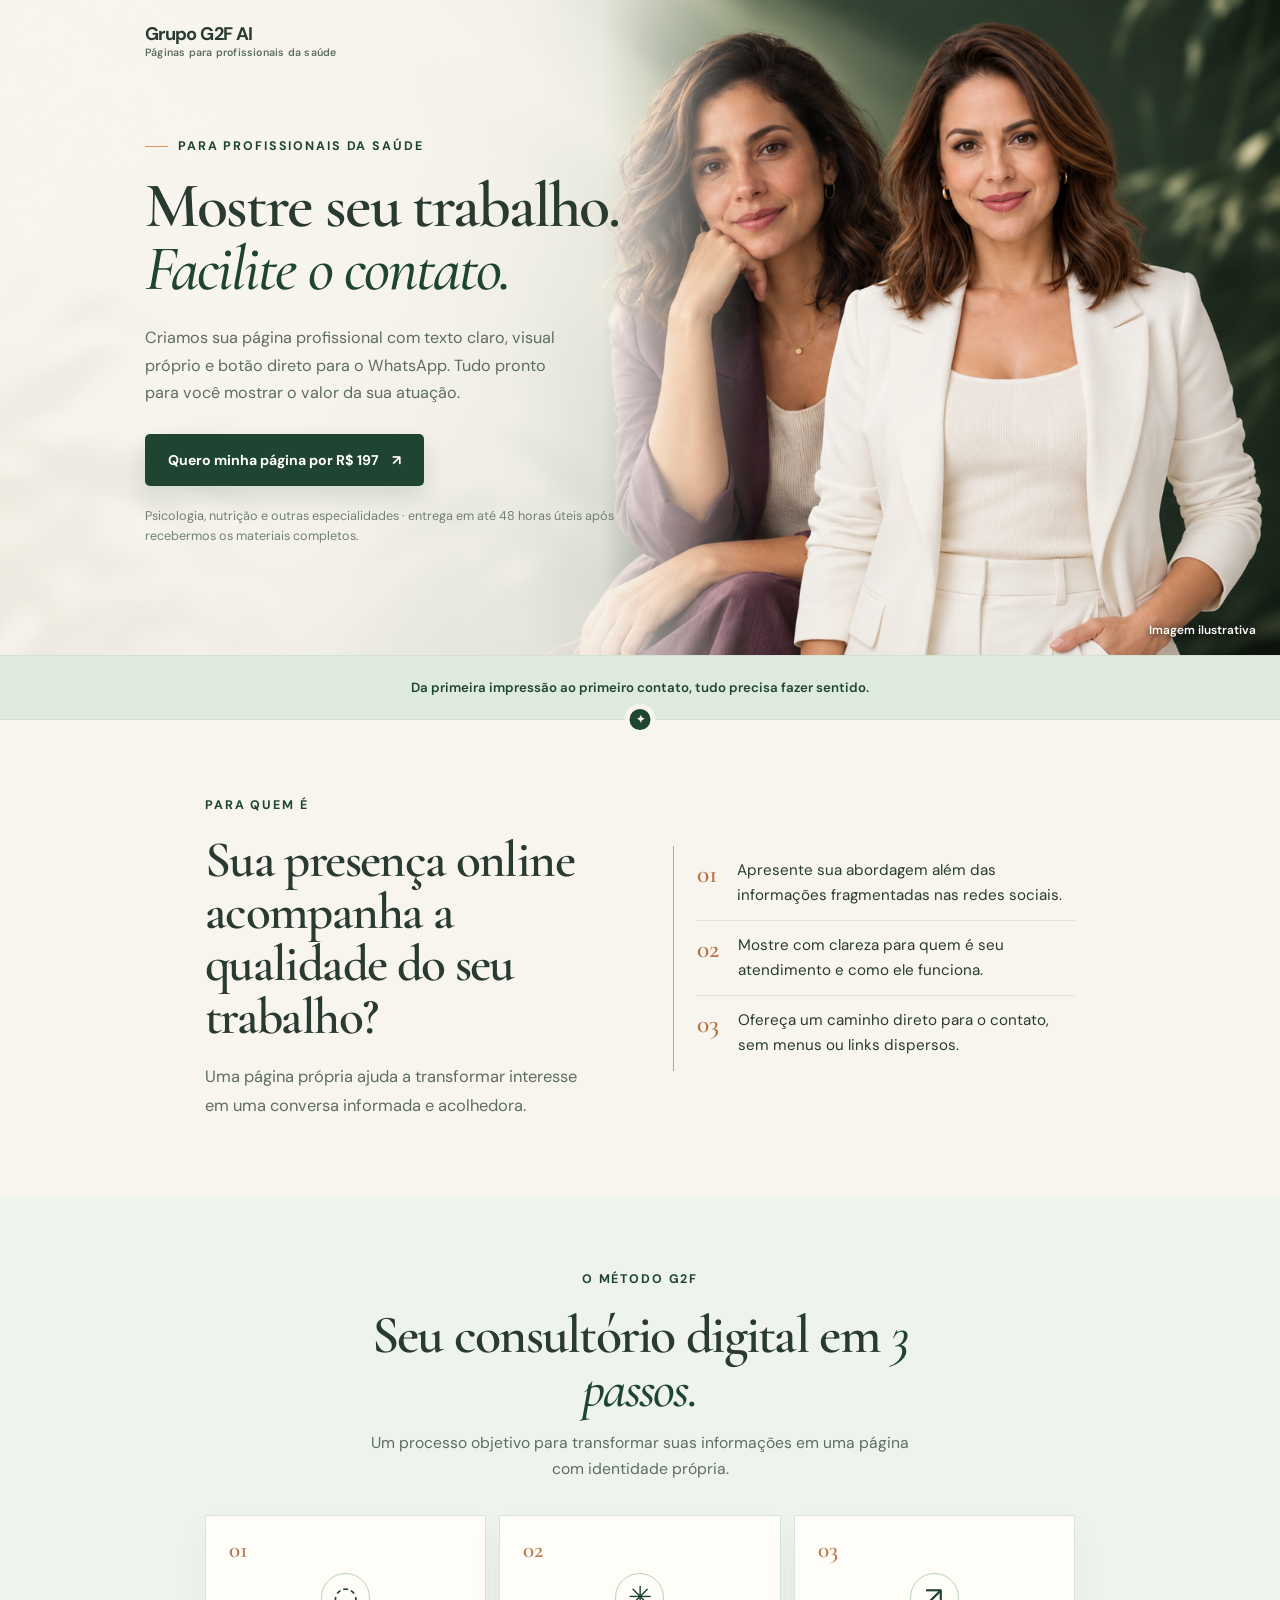
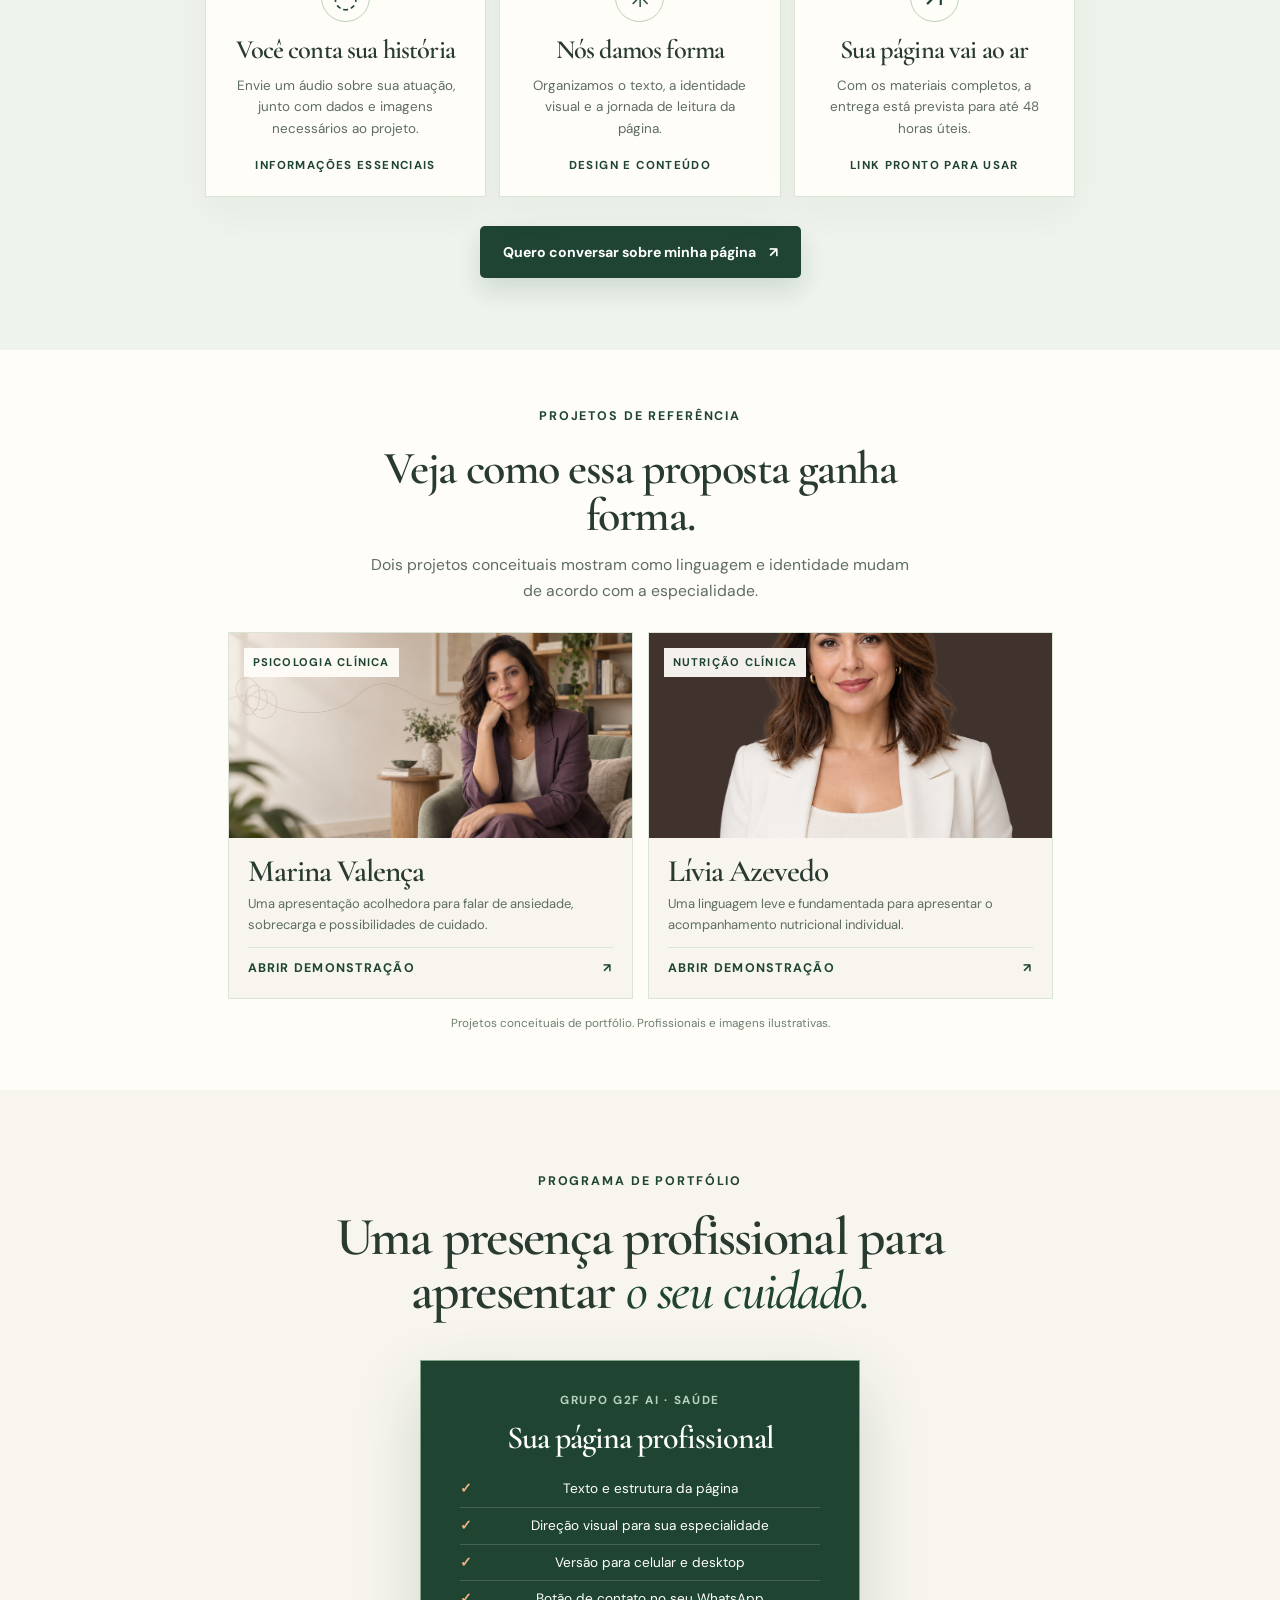
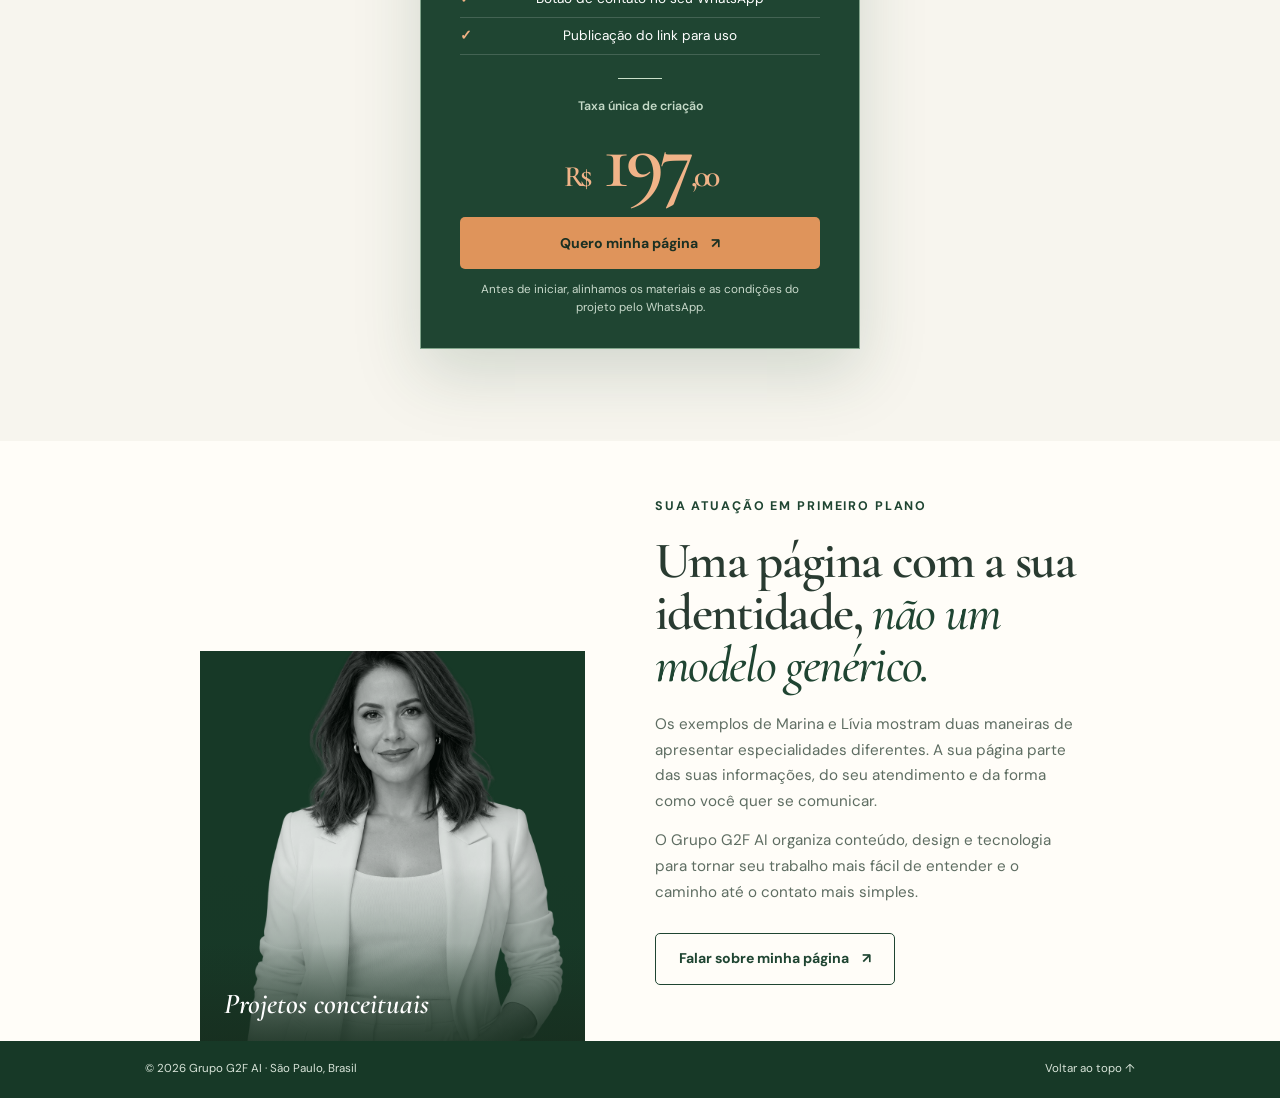
<file: index.html>
<!doctype html>
<html lang="pt-BR">
<head>
  <meta charset="utf-8">
  <meta name="viewport" content="width=device-width, initial-scale=1">
  <meta name="theme-color" content="#f7f5ee">
  <meta name="description" content="Páginas profissionais para psicólogos, nutricionistas e outros profissionais da saúde. Design editorial, mensagem clara e contato direto.">
  <title>Presença digital para profissionais da saúde | Grupo G2F AI</title>
  <link rel="preconnect" href="https://fonts.googleapis.com">
  <link rel="preconnect" href="https://fonts.gstatic.com" crossorigin>
  <link href="https://fonts.googleapis.com/css2?family=Cormorant+Garamond:ital,wght@0,500;0,600;1,500;1,600&family=DM+Sans:wght@400;500;600;700&display=swap" rel="stylesheet">
  <link rel="stylesheet" href="styles.css">
  <link rel="stylesheet" href="styles-reference.css">
</head>
<body>
  <a class="skip" href="#conteudo">Ir para o conteúdo</a>
  <header class="header" id="topo">
    <div class="wrap header-inner">
      <a class="brand" href="#topo" aria-label="Grupo G2F AI, voltar ao início"><span class="brand-text">Grupo G2F AI<small>Páginas para profissionais da saúde</small></span></a>
      <nav class="nav" aria-label="Navegação principal"><a href="#metodo">Como funciona</a><a href="#projetos">Projetos</a><a href="#oferta">Investimento</a></nav>
      <a class="header-cta" href="https://wa.me/5511962236635?text=Ol%C3%A1%21%20Tenho%20interesse%20em%20uma%20p%C3%A1gina%20profissional%20para%20minha%20atua%C3%A7%C3%A3o%20na%20sa%C3%BAde." target="_blank" rel="noopener noreferrer">Falar com a G2F <span aria-hidden="true">↗</span></a>
      <button class="menu-button" type="button" aria-label="Abrir menu" aria-controls="mobile-menu" aria-expanded="false"><span></span><span></span><span></span></button>
    </div>
    <nav class="mobile-menu" id="mobile-menu" aria-label="Navegação no celular" hidden><a href="#metodo">Como funciona</a><a href="#projetos">Projetos</a><a href="#oferta">Investimento</a><a href="#grupo">Sobre a G2F</a></nav>
  </header>

  <main id="conteudo">
    <section class="hero" aria-labelledby="hero-title">
      <div class="wrap hero-grid">
        <div class="hero-copy">
          <p class="kicker"><span></span> Para profissionais da saúde</p>
          <h1 id="hero-title">Mostre seu trabalho. <em>Facilite o contato.</em></h1>
          <p class="hero-lead">Criamos sua página profissional com texto claro, visual próprio e botão direto para o WhatsApp. Tudo pronto para você mostrar o valor da sua atuação.</p>
          <a class="button button-forest" href="https://wa.me/5511962236635?text=Ol%C3%A1%21%20Tenho%20interesse%20em%20uma%20p%C3%A1gina%20profissional%20para%20minha%20atua%C3%A7%C3%A3o%20na%20sa%C3%BAde." target="_blank" rel="noopener noreferrer">Quero minha página por R$ 197 <span aria-hidden="true">↗</span></a>
          <p class="hero-small">Psicologia, nutrição e outras especialidades · entrega em até 48 horas úteis após recebermos os materiais completos.</p>
        </div>
        <div class="hero-art">
          <img class="hero-editorial" src="assets/hero-editorial.png" alt="Marina e Lívia em uma composição editorial dos projetos de saúde" fetchpriority="high">
          <span class="hero-image-credit">Imagem ilustrativa</span>
        </div>
      </div>
    </section>

    <div class="ribbon"><div class="wrap ribbon-inner"><span>Da primeira impressão ao primeiro contato, tudo precisa fazer sentido.</span><span class="ribbon-flower" aria-hidden="true">✦</span></div></div>

    <section class="section diagnosis" id="para-quem" aria-labelledby="diagnosis-title">
      <div class="wrap diagnosis-grid">
        <div><p class="kicker">Para quem é</p><h2 id="diagnosis-title">Sua presença online acompanha a qualidade do seu trabalho?</h2><p class="section-lead">Uma página própria ajuda a transformar interesse em uma conversa informada e acolhedora.</p></div>
        <div class="diagnosis-list"><div><span>01</span><p>Apresente sua abordagem além das informações fragmentadas nas redes sociais.</p></div><div><span>02</span><p>Mostre com clareza para quem é seu atendimento e como ele funciona.</p></div><div><span>03</span><p>Ofereça um caminho direto para o contato, sem menus ou links dispersos.</p></div></div>
      </div>
    </section>

    <section class="section method" id="metodo" aria-labelledby="method-title">
      <div class="wrap"><div class="center-heading"><p class="kicker">O método G2F</p><h2 id="method-title">Seu consultório digital em <em>3 passos.</em></h2><p>Um processo objetivo para transformar suas informações em uma página com identidade própria.</p></div>
        <div class="pillars">
          <article class="pillar"><span class="pillar-number">01</span><div class="pillar-icon" aria-hidden="true">◌</div><h3>Você conta sua história</h3><p>Envie um áudio sobre sua atuação, junto com dados e imagens necessários ao projeto.</p><span class="pillar-foot">Informações essenciais</span></article>
          <article class="pillar"><span class="pillar-number">02</span><div class="pillar-icon" aria-hidden="true">✳</div><h3>Nós damos forma</h3><p>Organizamos o texto, a identidade visual e a jornada de leitura da página.</p><span class="pillar-foot">Design e conteúdo</span></article>
          <article class="pillar"><span class="pillar-number">03</span><div class="pillar-icon" aria-hidden="true">↗</div><h3>Sua página vai ao ar</h3><p>Com os materiais completos, a entrega está prevista para até 48 horas úteis.</p><span class="pillar-foot">Link pronto para usar</span></article>
        </div>
        <a class="button button-forest method-cta" href="https://wa.me/5511962236635?text=Ol%C3%A1%21%20Tenho%20interesse%20em%20uma%20p%C3%A1gina%20profissional%20para%20minha%20atua%C3%A7%C3%A3o%20na%20sa%C3%BAde." target="_blank" rel="noopener noreferrer">Quero conversar sobre minha página <span aria-hidden="true">↗</span></a>
      </div>
    </section>

    <section class="section showcase" id="projetos" aria-labelledby="projects-title"><div class="wrap"><div class="center-heading"><p class="kicker">Projetos de referência</p><h2 id="projects-title">Veja como essa proposta ganha forma.</h2><p>Dois projetos conceituais mostram como linguagem e identidade mudam de acordo com a especialidade.</p></div><div class="cases">
      <a class="case" href="cases/marina/" aria-label="Abrir demonstração de Marina Valença, psicologia clínica"><div class="case-image"><img src="assets/marina-hero.png" alt="Marina Valença, personagem do projeto conceitual de psicologia" loading="lazy"><span>Psicologia clínica</span></div><div class="case-content"><h3>Marina Valença</h3><p>Uma apresentação acolhedora para falar de ansiedade, sobrecarga e possibilidades de cuidado.</p><span class="case-open">Abrir demonstração <span aria-hidden="true">↗</span></span></div></a>
      <a class="case case-livia" href="cases/livia/" aria-label="Abrir demonstração de Lívia Azevedo, nutrição clínica"><div class="case-image"><img src="assets/livia-original.png" alt="Lívia Azevedo, personagem do projeto conceitual de nutrição" loading="lazy"><span>Nutrição clínica</span></div><div class="case-content"><h3>Lívia Azevedo</h3><p>Uma linguagem leve e fundamentada para apresentar o acompanhamento nutricional individual.</p><span class="case-open">Abrir demonstração <span aria-hidden="true">↗</span></span></div></a>
    </div><p class="case-note">Projetos conceituais de portfólio. Profissionais e imagens ilustrativas.</p></div></section>

    <section class="section offer" id="oferta" aria-labelledby="offer-title"><div class="wrap offer-wrap"><div class="center-heading"><p class="kicker">Programa de portfólio</p><h2 id="offer-title">Uma presença profissional para apresentar <em>o seu cuidado.</em></h2></div><div class="price-card"><p class="price-eyebrow">Grupo G2F AI · Saúde</p><h3>Sua página profissional</h3><ul><li>Texto e estrutura da página</li><li>Direção visual para sua especialidade</li><li>Versão para celular e desktop</li><li>Botão de contato no seu WhatsApp</li><li>Publicação do link para uso</li></ul><div class="price-divider"></div><span class="price-label">Taxa única de criação</span><p class="price"><small>R$</small> 197<span>,00</span></p><a class="button button-apricot" href="https://wa.me/5511962236635?text=Ol%C3%A1%21%20Tenho%20interesse%20em%20uma%20p%C3%A1gina%20profissional%20para%20minha%20atua%C3%A7%C3%A3o%20na%20sa%C3%BAde." target="_blank" rel="noopener noreferrer">Quero minha página <span aria-hidden="true">↗</span></a><p class="price-note">Antes de iniciar, alinhamos os materiais e as condições do projeto pelo WhatsApp.</p></div></div></section>

    <section class="authority" id="grupo" aria-labelledby="group-title"><div class="wrap authority-grid"><div class="authority-photo"><img src="assets/livia-original.png" alt="Lívia Azevedo, personagem do projeto conceitual de nutrição" loading="lazy"><span>Projetos conceituais</span></div><div class="authority-copy"><p class="kicker">Sua atuação em primeiro plano</p><h2 id="group-title">Uma página com a sua identidade, <em>não um modelo genérico.</em></h2><p>Os exemplos de Marina e Lívia mostram duas maneiras de apresentar especialidades diferentes. A sua página parte das suas informações, do seu atendimento e da forma como você quer se comunicar.</p><p>O Grupo G2F AI organiza conteúdo, design e tecnologia para tornar seu trabalho mais fácil de entender e o caminho até o contato mais simples.</p><a class="button button-outline" href="https://wa.me/5511962236635?text=Ol%C3%A1%21%20Tenho%20interesse%20em%20uma%20p%C3%A1gina%20profissional%20para%20minha%20atua%C3%A7%C3%A3o%20na%20sa%C3%BAde." target="_blank" rel="noopener noreferrer">Falar sobre minha página <span aria-hidden="true">↗</span></a></div></div></section>
  </main>

  <footer class="footer"><div class="wrap footer-inner"><span>© 2026 Grupo G2F AI · São Paulo, Brasil</span><a href="#topo">Voltar ao topo ↑</a></div></footer>
  <script src="script.js"></script>
</body>
</html>
</file>
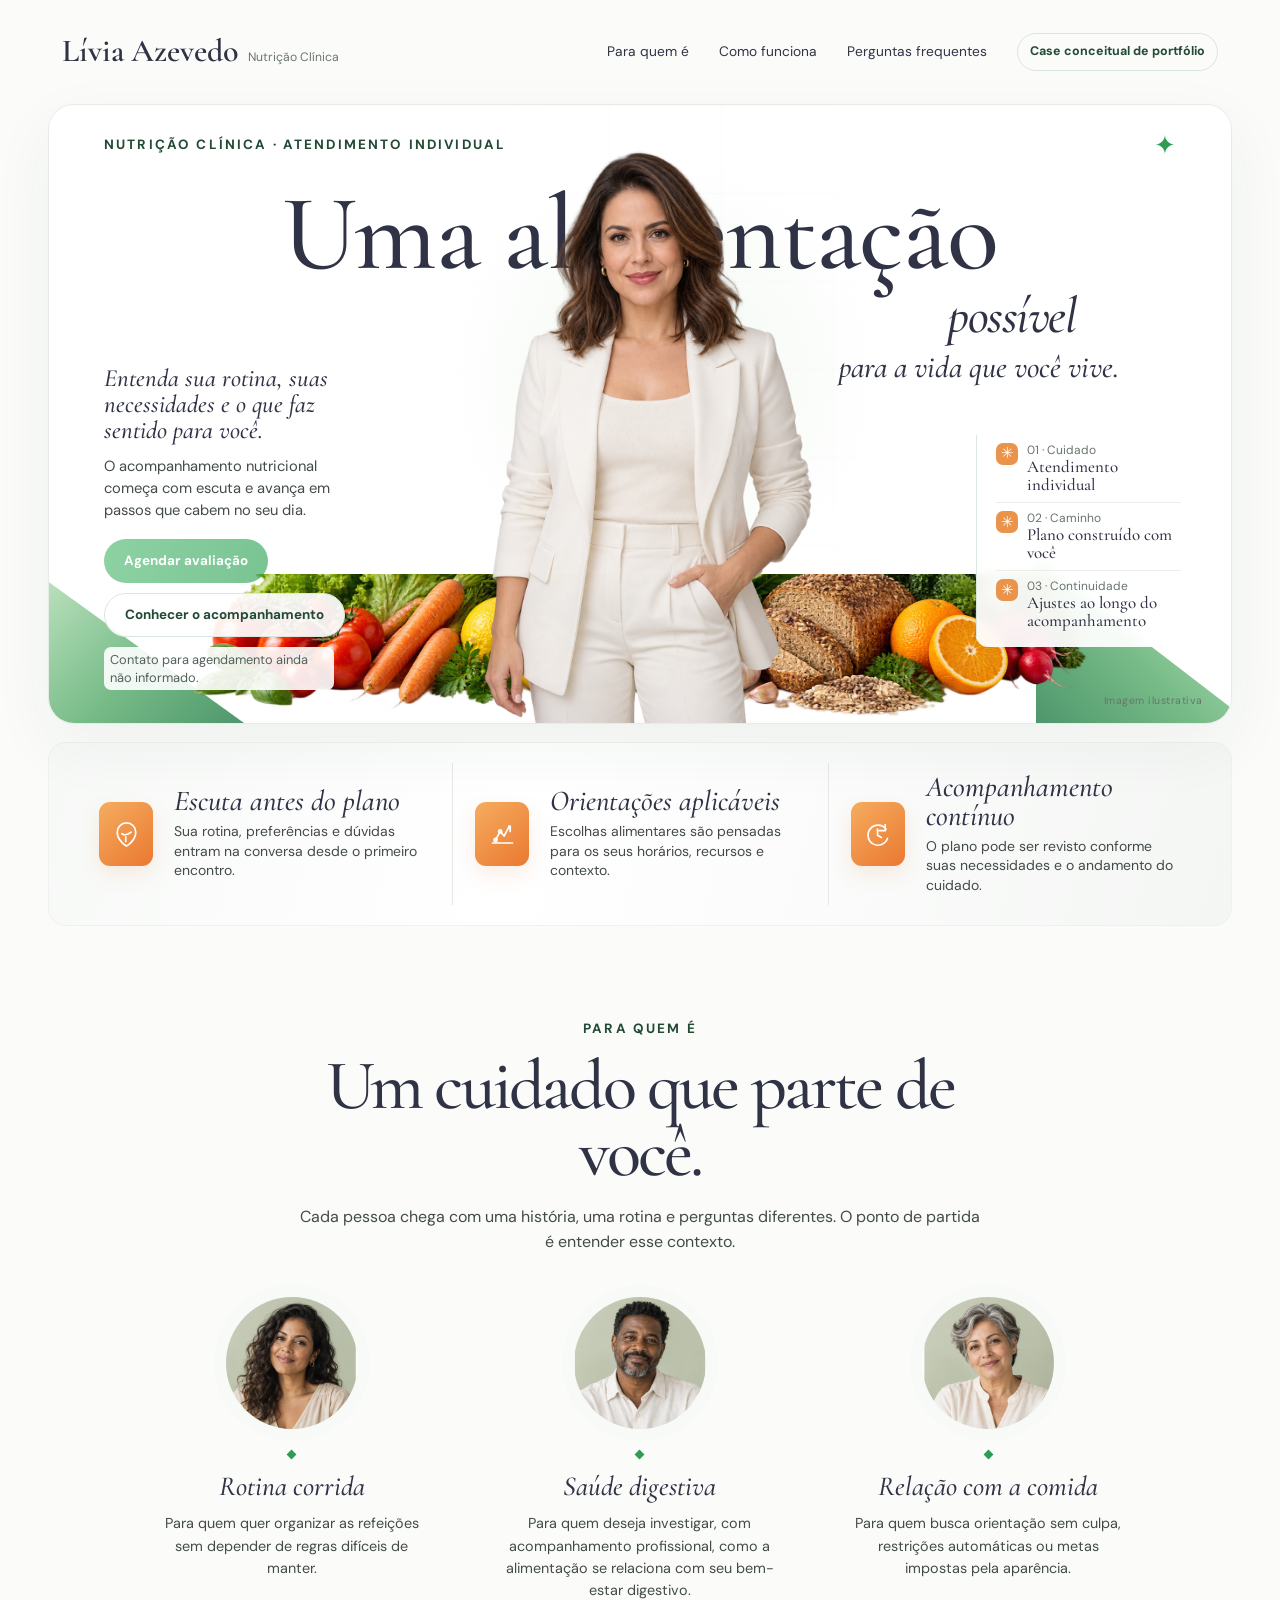
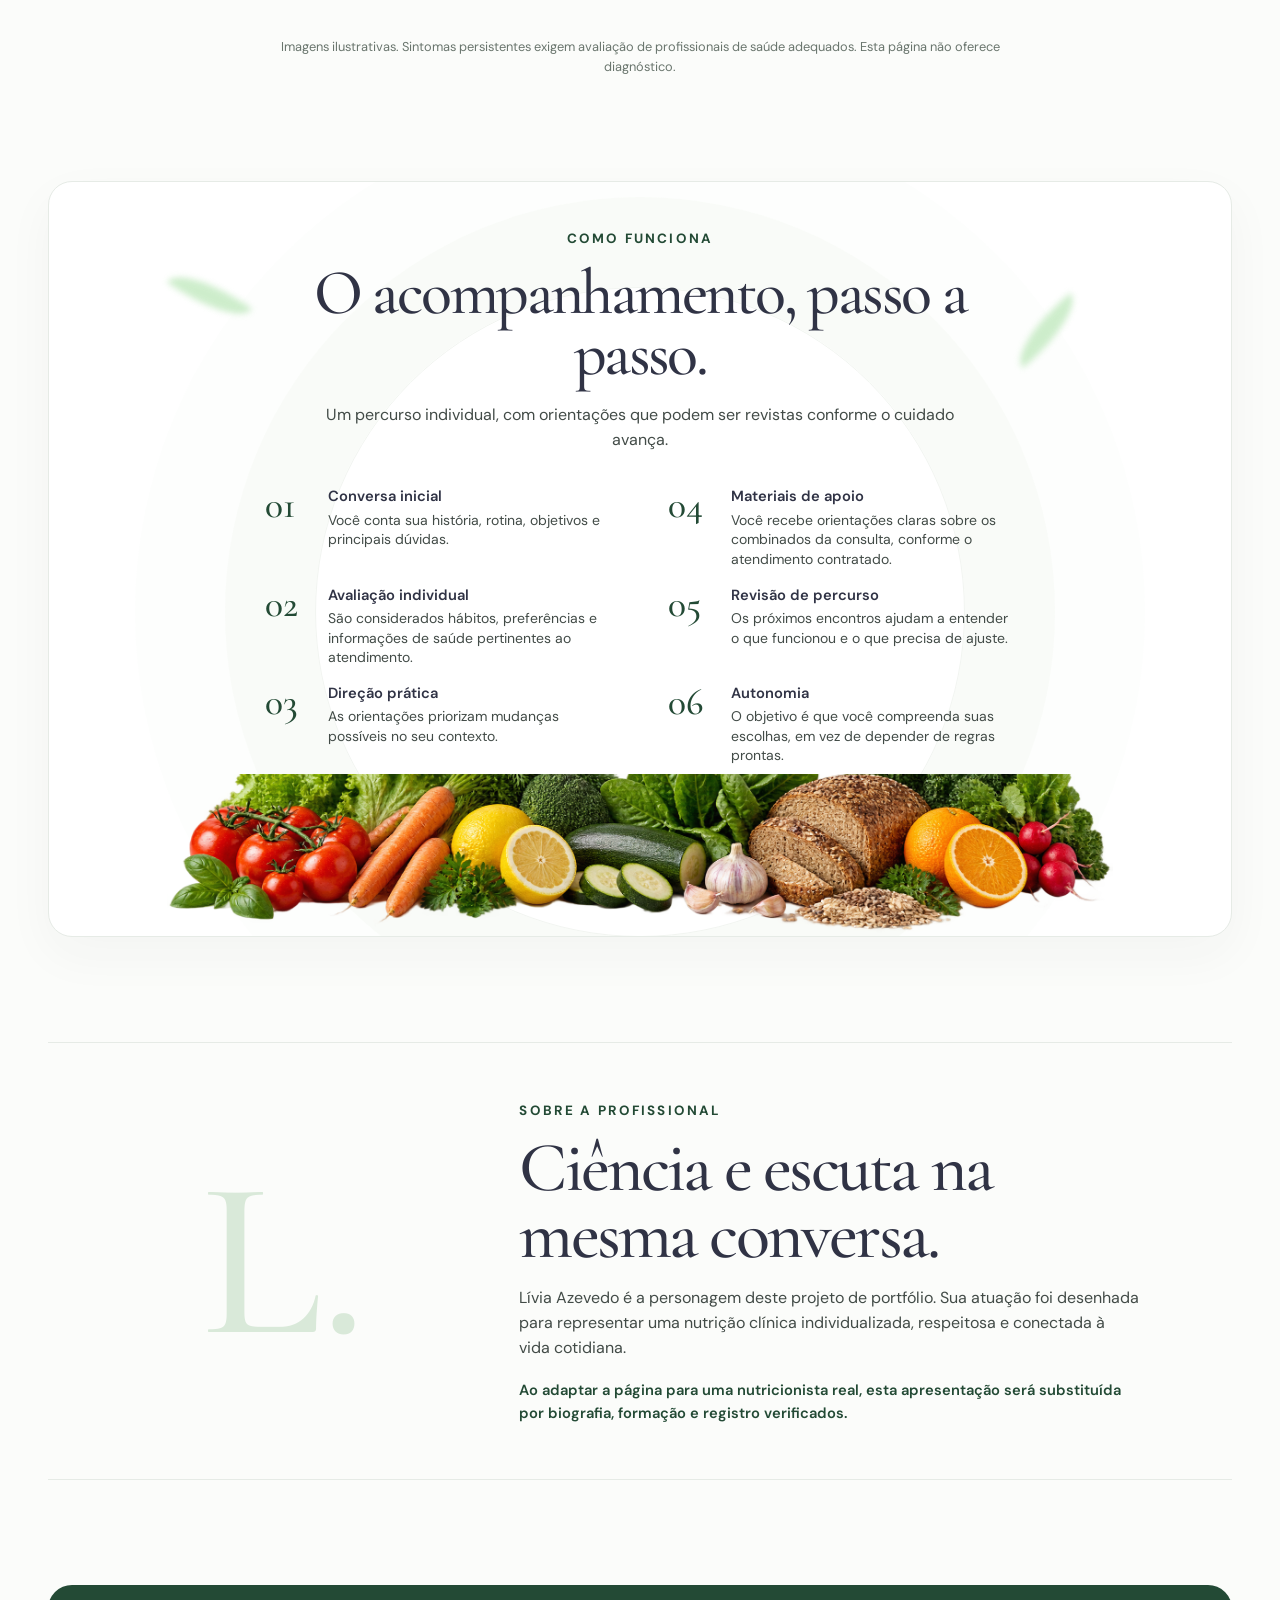
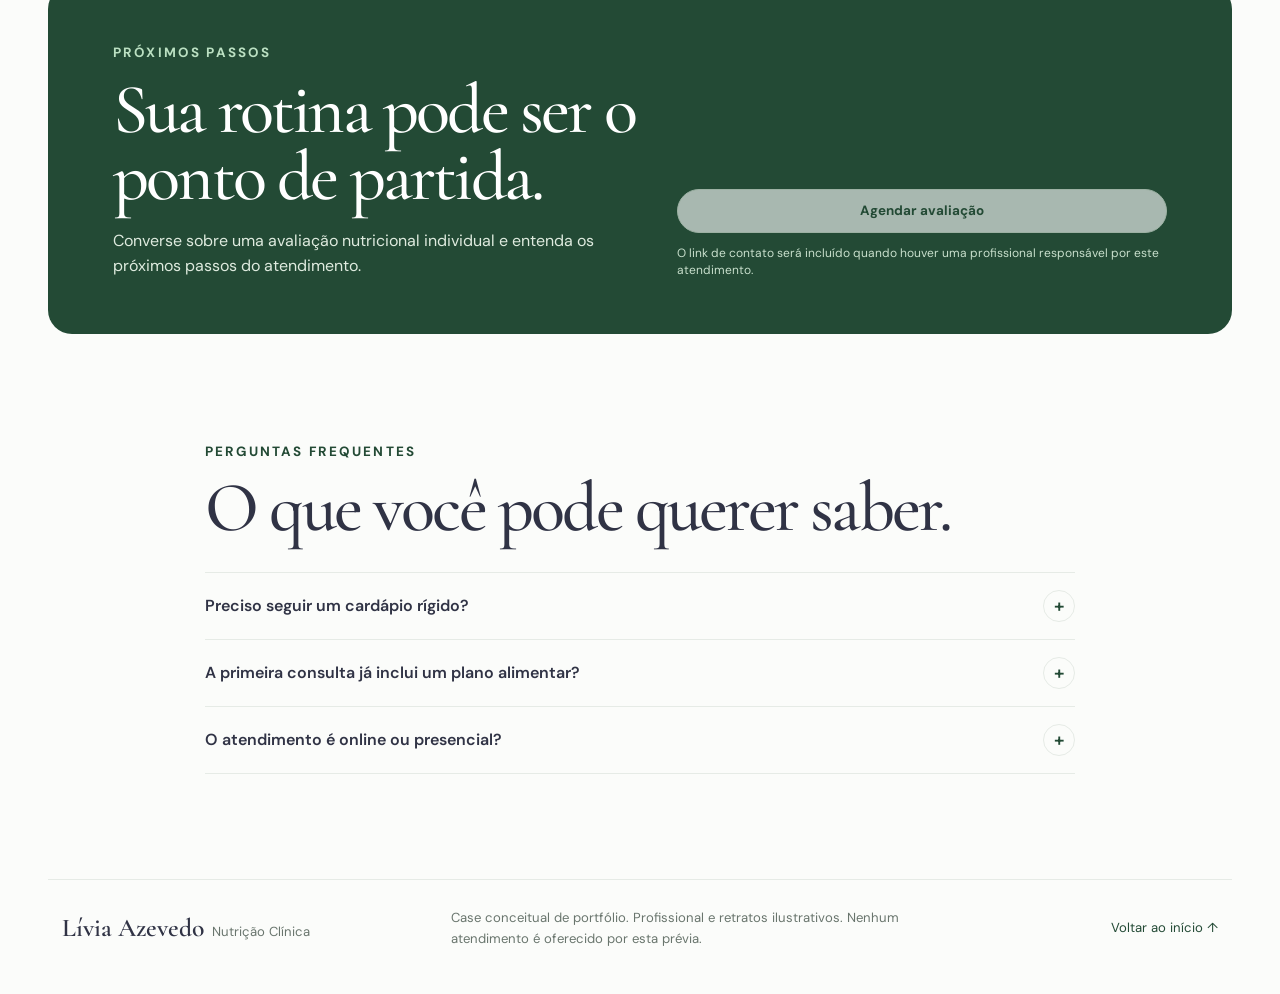
<file: cases/livia/index.html>
<!doctype html>
<html lang="pt-BR">
<head>
  <meta charset="utf-8">
  <meta name="viewport" content="width=device-width, initial-scale=1">
  <meta name="theme-color" content="#fbfcfa">
  <meta name="description" content="Conheça uma proposta de acompanhamento nutricional individual, com escuta, orientações práticas e atenção à sua rotina. Case conceitual de portfólio.">
  <title>Lívia Azevedo | Nutrição clínica e acompanhamento individual</title>
  <link rel="icon" type="image/svg+xml" href="data:image/svg+xml,%3Csvg xmlns='http://www.w3.org/2000/svg' viewBox='0 0 64 64'%3E%3Crect width='64' height='64' rx='18' fill='%23204d39'/%3E%3Cpath d='M18 43c17 1 26-8 29-24-17 0-28 8-29 24Zm5-3c6-7 12-12 20-17' fill='none' stroke='%23fff' stroke-width='3' stroke-linecap='round' stroke-linejoin='round'/%3E%3C/svg%3E">
  <link rel="preconnect" href="https://fonts.googleapis.com">
  <link rel="preconnect" href="https://fonts.gstatic.com" crossorigin>
  <link href="https://fonts.googleapis.com/css2?family=Cormorant+Garamond:wght@400;500;600&family=DM+Sans:wght@400;500;600;700&display=swap" rel="stylesheet">
  <link rel="stylesheet" href="styles.css">
</head>
<body>
  <div class="page-shell" id="inicio">
    <header class="site-header">
      <a class="brand" href="#inicio" aria-label="Lívia Azevedo, voltar ao início"><strong>Lívia Azevedo</strong><span>Nutrição Clínica</span></a>
      <nav class="site-nav" aria-label="Navegação principal">
        <a href="#para-quem">Para quem é</a>
        <a href="#como-funciona">Como funciona</a>
        <a href="#perguntas">Perguntas frequentes</a>
      </nav>
      <span class="concept-label">Case conceitual de portfólio</span>
    </header>

    <main>
      <section class="hero" aria-labelledby="hero-title">
        <div class="hero-grid" aria-hidden="true"></div>
        <div class="hero-wash" aria-hidden="true"></div>
        <div class="hero-topline"><span class="micro-label">Nutrição clínica · atendimento individual</span><span class="hero-topmark" aria-hidden="true">✦</span></div>
        <h1 id="hero-title" class="hero-title"><span>Uma alimentação</span><em>possível</em><small>para a vida que você vive.</small></h1>
        <div class="hero-copy">
          <p class="hero-lead">Entenda sua rotina, suas necessidades e o que faz sentido para você.</p>
          <p>O acompanhamento nutricional começa com escuta e avança em passos que cabem no seu dia.</p>
          <div class="hero-actions"><button class="button button-primary" type="button" disabled title="Contato de agendamento ainda não informado">Agendar avaliação</button><a class="button button-light" href="#como-funciona">Conhecer o acompanhamento</a></div>
          <p class="pending-note">Contato para agendamento ainda não informado.</p>
        </div>
        <div class="hero-facts"><span class="fact-rule" aria-hidden="true"></span><div class="fact-item"><span class="fact-icon" aria-hidden="true">✳</span><p><small>01 · Cuidado</small><strong>Atendimento individual</strong></p></div><div class="fact-item"><span class="fact-icon" aria-hidden="true">✳</span><p><small>02 · Caminho</small><strong>Plano construído com você</strong></p></div><div class="fact-item"><span class="fact-icon" aria-hidden="true">✳</span><p><small>03 · Continuidade</small><strong>Ajustes ao longo do acompanhamento</strong></p></div></div>
        <span class="hero-ribbon hero-ribbon-left" aria-hidden="true"></span><span class="hero-ribbon hero-ribbon-right" aria-hidden="true"></span>
        <img class="hero-food" src="assets/alimentos-recorte.png" alt="" loading="eager">
        <img class="hero-person" src="assets/nutricionista-recorte.png" alt="Retrato conceitual de uma nutricionista fictícia" loading="eager">
        <span class="hero-image-note">Imagem ilustrativa</span>
      </section>

      <section class="benefits" aria-label="Princípios do acompanhamento">
        <article class="benefit"><span class="benefit-icon" aria-hidden="true"><svg viewBox="0 0 48 48" fill="none"><path d="M24 39s-12-7-12-18a12 12 0 0 1 24 0c0 11-12 18-12 18Z"/><path d="M18 23c3 2 7 2 12-2M23 27v6"/></svg></span><div><h2>Escuta antes do plano</h2><p>Sua rotina, preferências e dúvidas entram na conversa desde o primeiro encontro.</p></div></article>
        <article class="benefit"><span class="benefit-icon" aria-hidden="true"><svg viewBox="0 0 48 48" fill="none"><path d="M11 35h26M15 31l6-11 5 6 7-13M32 13h2v7"/><circle cx="15" cy="31" r="2"/><circle cx="21" cy="20" r="2"/></svg></span><div><h2>Orientações aplicáveis</h2><p>Escolhas alimentares são pensadas para os seus horários, recursos e contexto.</p></div></article>
        <article class="benefit"><span class="benefit-icon" aria-hidden="true"><svg viewBox="0 0 48 48" fill="none"><path d="M35 17a13 13 0 1 0 2 12M34 11v8h-8"/><path d="M24 17v8l5 3"/></svg></span><div><h2>Acompanhamento contínuo</h2><p>O plano pode ser revisto conforme suas necessidades e o andamento do cuidado.</p></div></article>
      </section>

      <section id="para-quem" class="audience section" aria-labelledby="audience-title">
        <div class="section-intro"><span class="micro-label">Para quem é</span><h2 id="audience-title">Um cuidado que parte de você.</h2><p>Cada pessoa chega com uma história, uma rotina e perguntas diferentes. O ponto de partida é entender esse contexto.</p></div>
        <div class="audience-grid">
          <article class="audience-item"><div class="avatar avatar-one" role="img" aria-label="Retrato conceitual de uma mulher adulta"></div><span class="avatar-index">01</span><h3>Rotina corrida</h3><p>Para quem quer organizar as refeições sem depender de regras difíceis de manter.</p></article>
          <article class="audience-item"><div class="avatar avatar-two" role="img" aria-label="Retrato conceitual de um homem adulto"></div><span class="avatar-index">02</span><h3>Saúde digestiva</h3><p>Para quem deseja investigar, com acompanhamento profissional, como a alimentação se relaciona com seu bem-estar digestivo.</p></article>
          <article class="audience-item"><div class="avatar avatar-three" role="img" aria-label="Retrato conceitual de uma mulher adulta"></div><span class="avatar-index">03</span><h3>Relação com a comida</h3><p>Para quem busca orientação sem culpa, restrições automáticas ou metas impostas pela aparência.</p></article>
        </div>
        <p class="clinical-note">Imagens ilustrativas. Sintomas persistentes exigem avaliação de profissionais de saúde adequados. Esta página não oferece diagnóstico.</p>
      </section>

      <section id="como-funciona" class="process section" aria-labelledby="process-title">
        <div class="process-backdrop" aria-hidden="true"></div>
        <div class="section-intro"><span class="micro-label">Como funciona</span><h2 id="process-title">O acompanhamento, passo a passo.</h2><p>Um percurso individual, com orientações que podem ser revistas conforme o cuidado avança.</p></div>
        <div class="process-grid">
          <article class="process-item"><span>01</span><div><h3>Conversa inicial</h3><p>Você conta sua história, rotina, objetivos e principais dúvidas.</p></div></article>
          <article class="process-item"><span>02</span><div><h3>Avaliação individual</h3><p>São considerados hábitos, preferências e informações de saúde pertinentes ao atendimento.</p></div></article>
          <article class="process-item"><span>03</span><div><h3>Direção prática</h3><p>As orientações priorizam mudanças possíveis no seu contexto.</p></div></article>
          <article class="process-item"><span>04</span><div><h3>Materiais de apoio</h3><p>Você recebe orientações claras sobre os combinados da consulta, conforme o atendimento contratado.</p></div></article>
          <article class="process-item"><span>05</span><div><h3>Revisão de percurso</h3><p>Os próximos encontros ajudam a entender o que funcionou e o que precisa de ajuste.</p></div></article>
          <article class="process-item"><span>06</span><div><h3>Autonomia</h3><p>O objetivo é que você compreenda suas escolhas, em vez de depender de regras prontas.</p></div></article>
        </div>
        <img class="process-food" src="assets/alimentos-recorte.png" alt="" loading="lazy">
        <span class="process-leaf process-leaf-one" aria-hidden="true"></span><span class="process-leaf process-leaf-two" aria-hidden="true"></span>
      </section>

      <section class="about section" aria-labelledby="about-title"><div class="about-monogram" aria-hidden="true">L.</div><div><span class="micro-label">Sobre a profissional</span><h2 id="about-title">Ciência e escuta na mesma conversa.</h2><p>Lívia Azevedo é a personagem deste projeto de portfólio. Sua atuação foi desenhada para representar uma nutrição clínica individualizada, respeitosa e conectada à vida cotidiana.</p><p class="about-note">Ao adaptar a página para uma nutricionista real, esta apresentação será substituída por biografia, formação e registro verificados.</p></div></section>

      <section class="closing section" aria-labelledby="closing-title"><div><span class="micro-label">Próximos passos</span><h2 id="closing-title">Sua rotina pode ser o ponto de partida.</h2><p>Converse sobre uma avaliação nutricional individual e entenda os próximos passos do atendimento.</p></div><div class="closing-action"><button class="button button-light" type="button" disabled title="Contato de agendamento ainda não informado">Agendar avaliação</button><small>O link de contato será incluído quando houver uma profissional responsável por este atendimento.</small></div></section>

      <section id="perguntas" class="faq section" aria-labelledby="faq-title"><span class="micro-label">Perguntas frequentes</span><h2 id="faq-title">O que você pode querer saber.</h2><details><summary>Preciso seguir um cardápio rígido?</summary><p>O atendimento considera suas necessidades e sua rotina. As orientações são definidas na avaliação individual.</p></details><details><summary>A primeira consulta já inclui um plano alimentar?</summary><p>O formato e as entregas da consulta devem ser informados pela profissional responsável antes do agendamento.</p></details><details><summary>O atendimento é online ou presencial?</summary><p>A modalidade e a localização precisam ser confirmadas com a profissional antes da publicação como site de atendimento.</p></details></section>
    </main>

    <footer class="footer"><div><strong>Lívia Azevedo</strong><span>Nutrição Clínica</span></div><p>Case conceitual de portfólio. Profissional e retratos ilustrativos. Nenhum atendimento é oferecido por esta prévia.</p><a href="#inicio">Voltar ao início ↑</a></footer>
  </div>
</body>
</html>
</file>
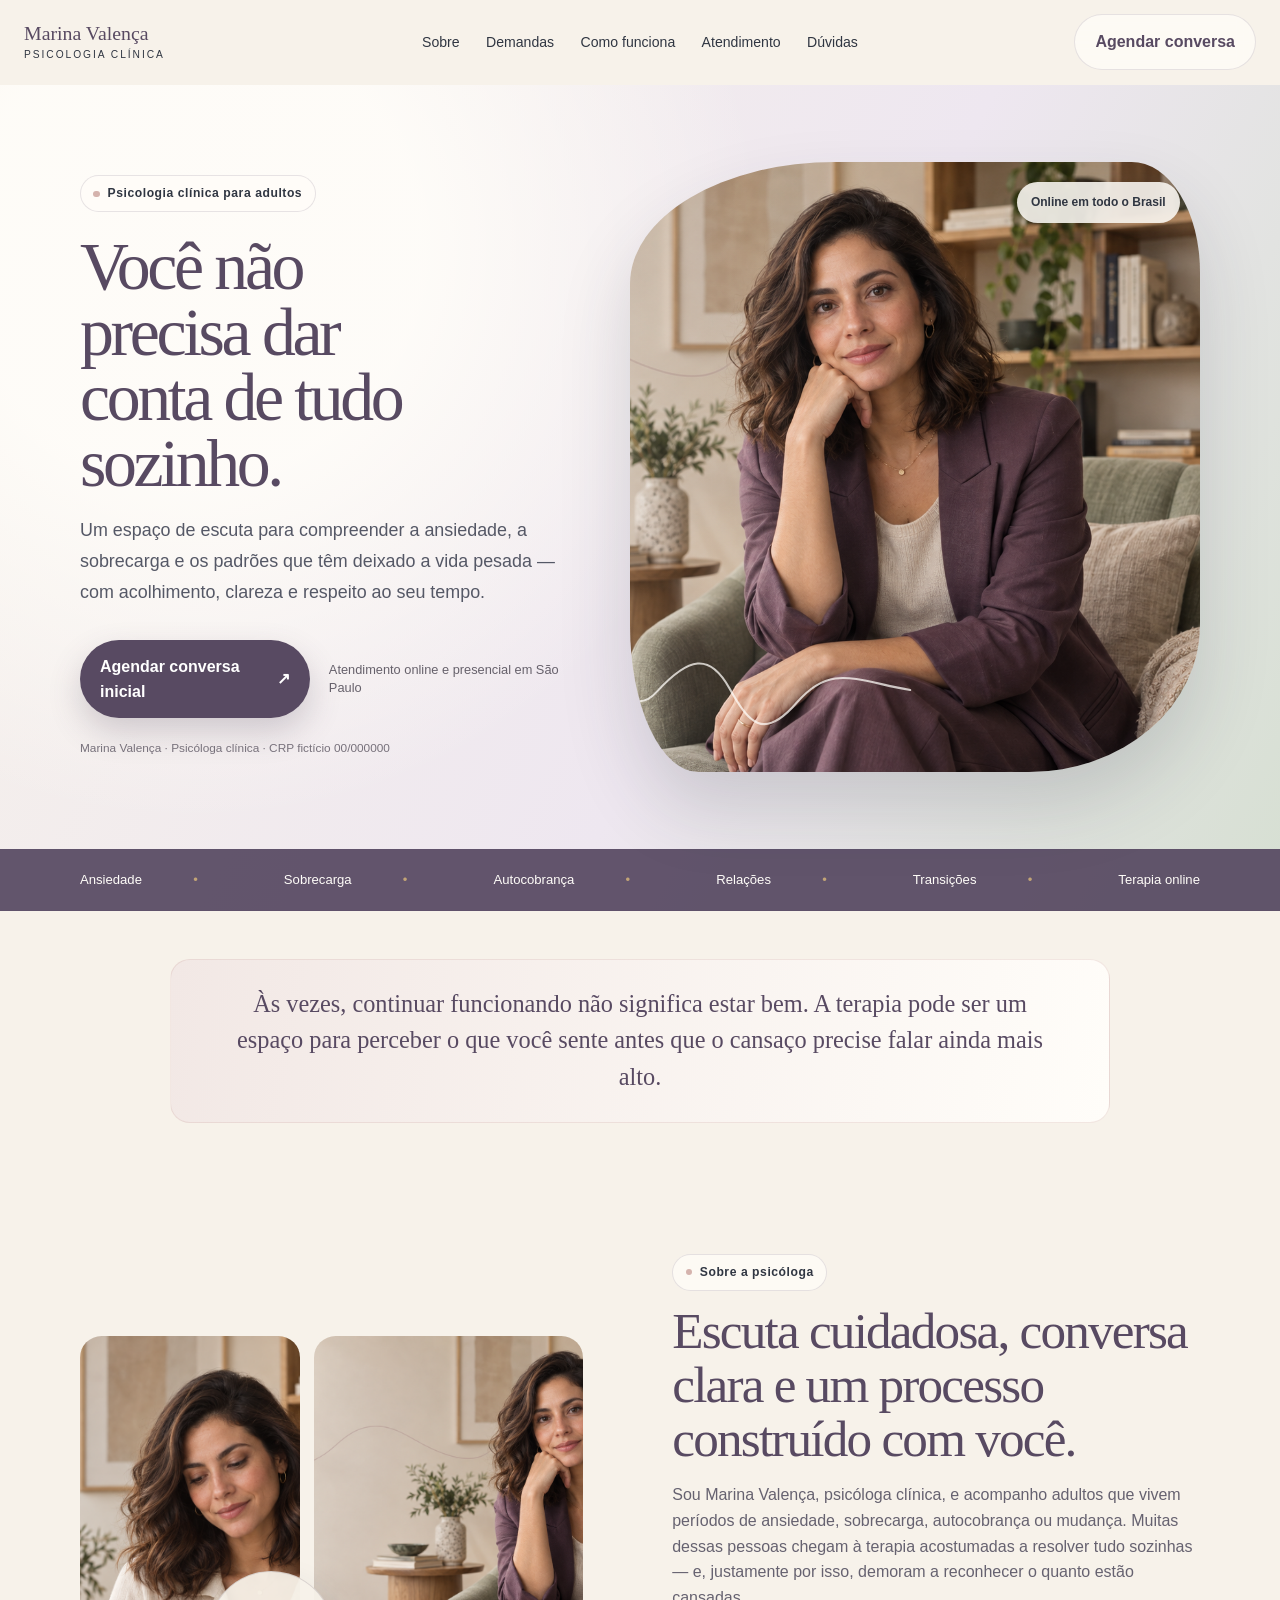
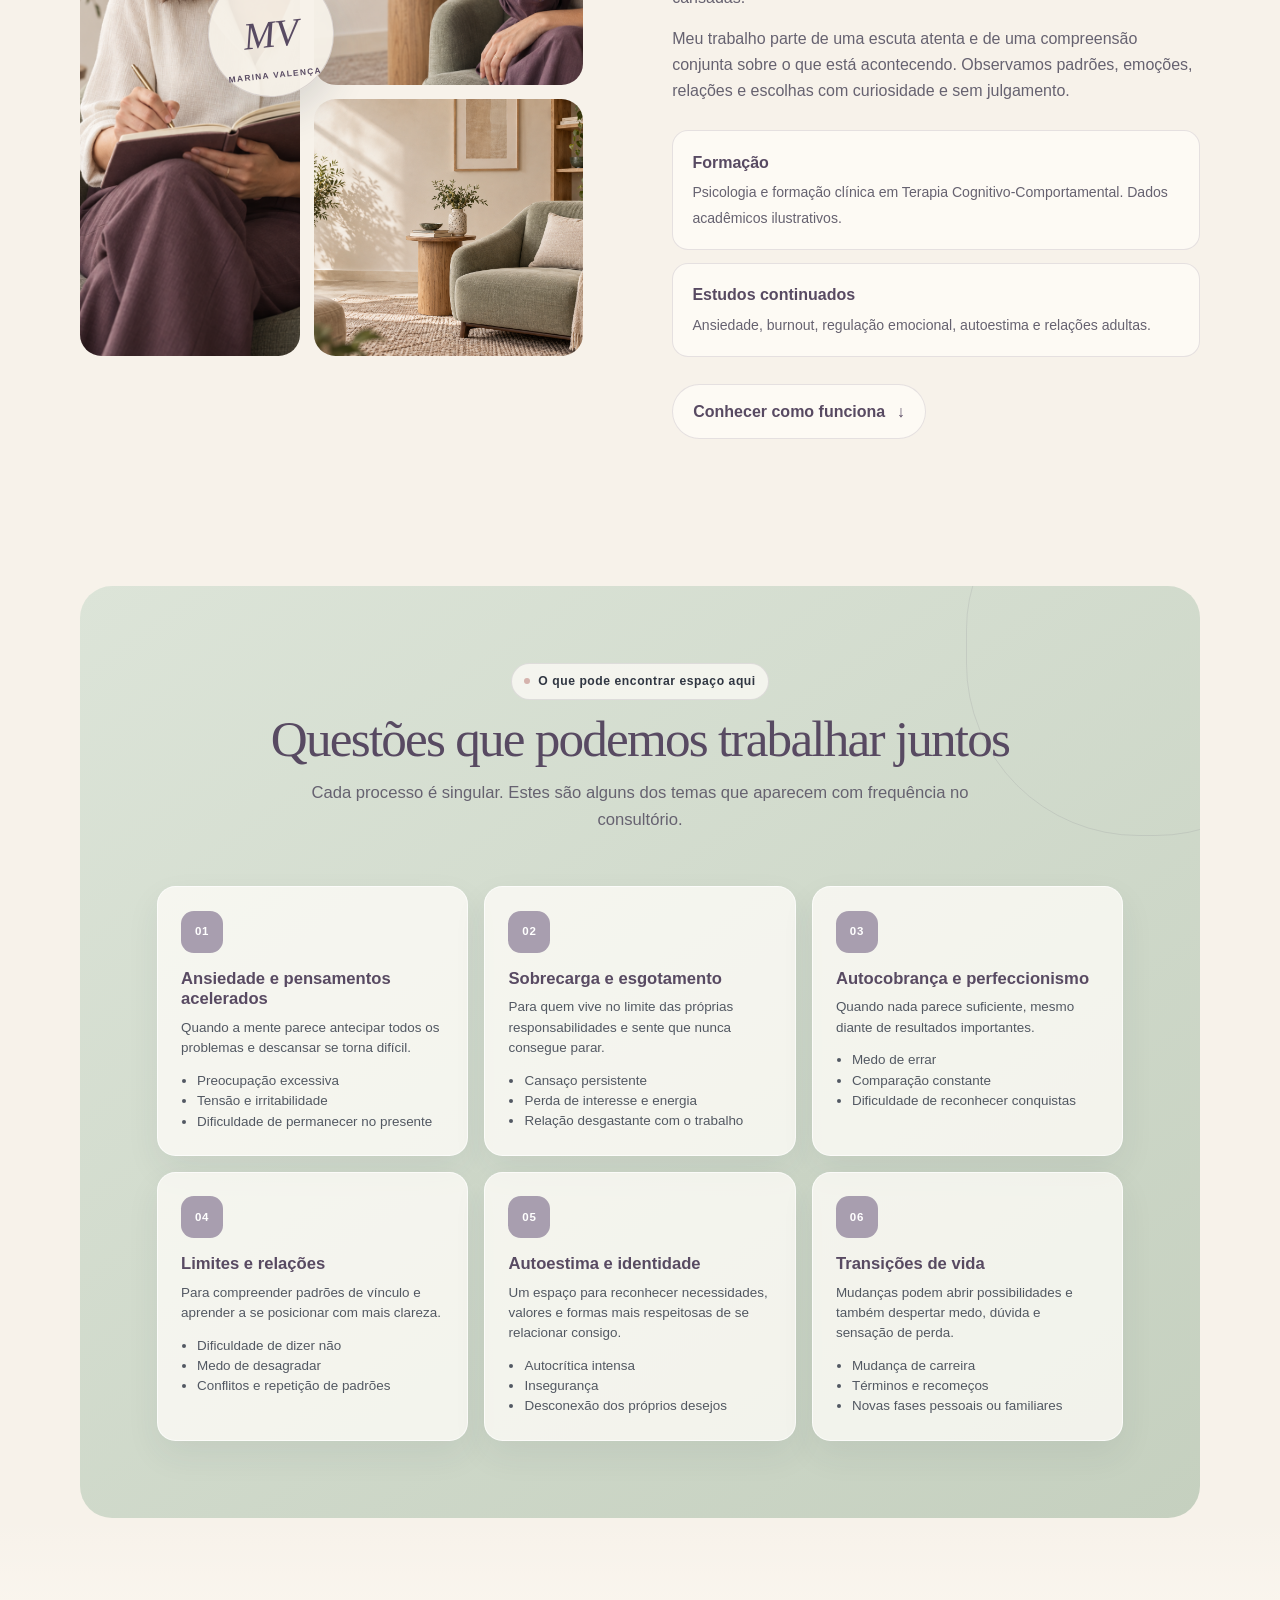
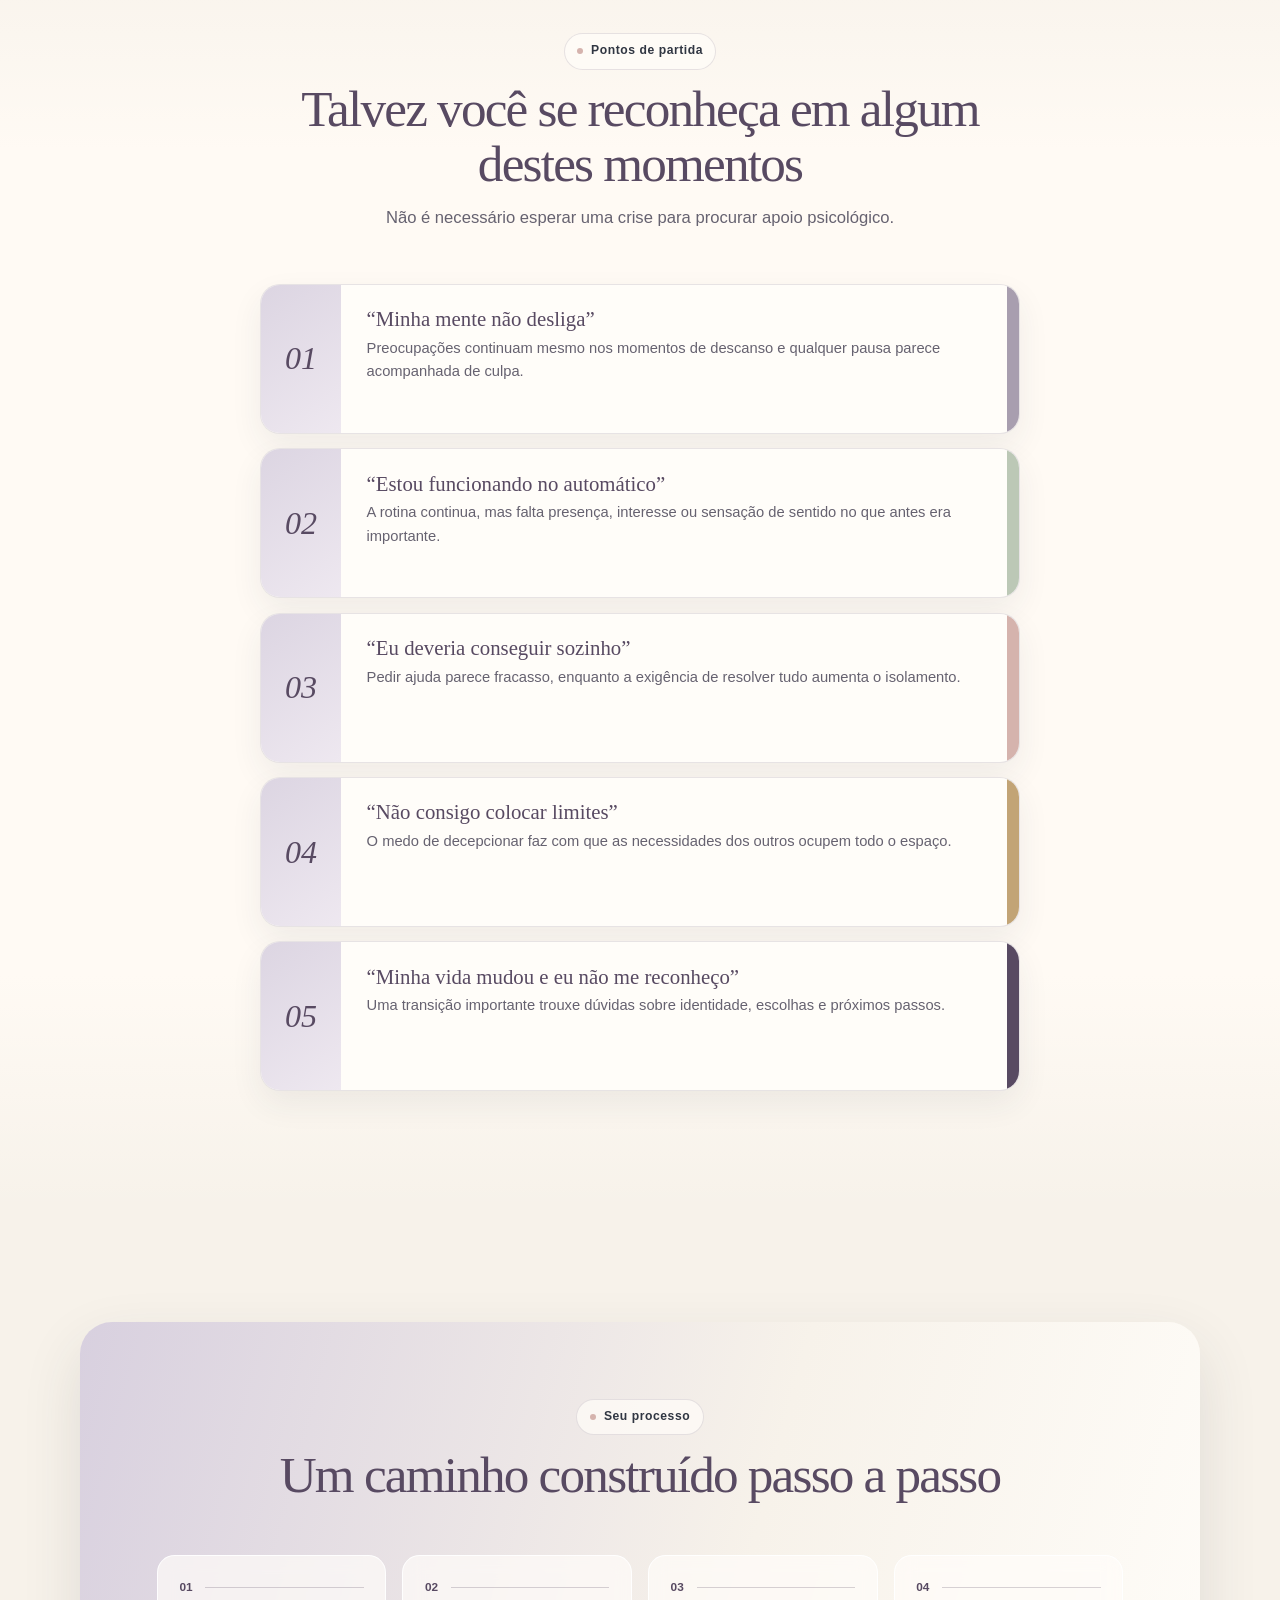
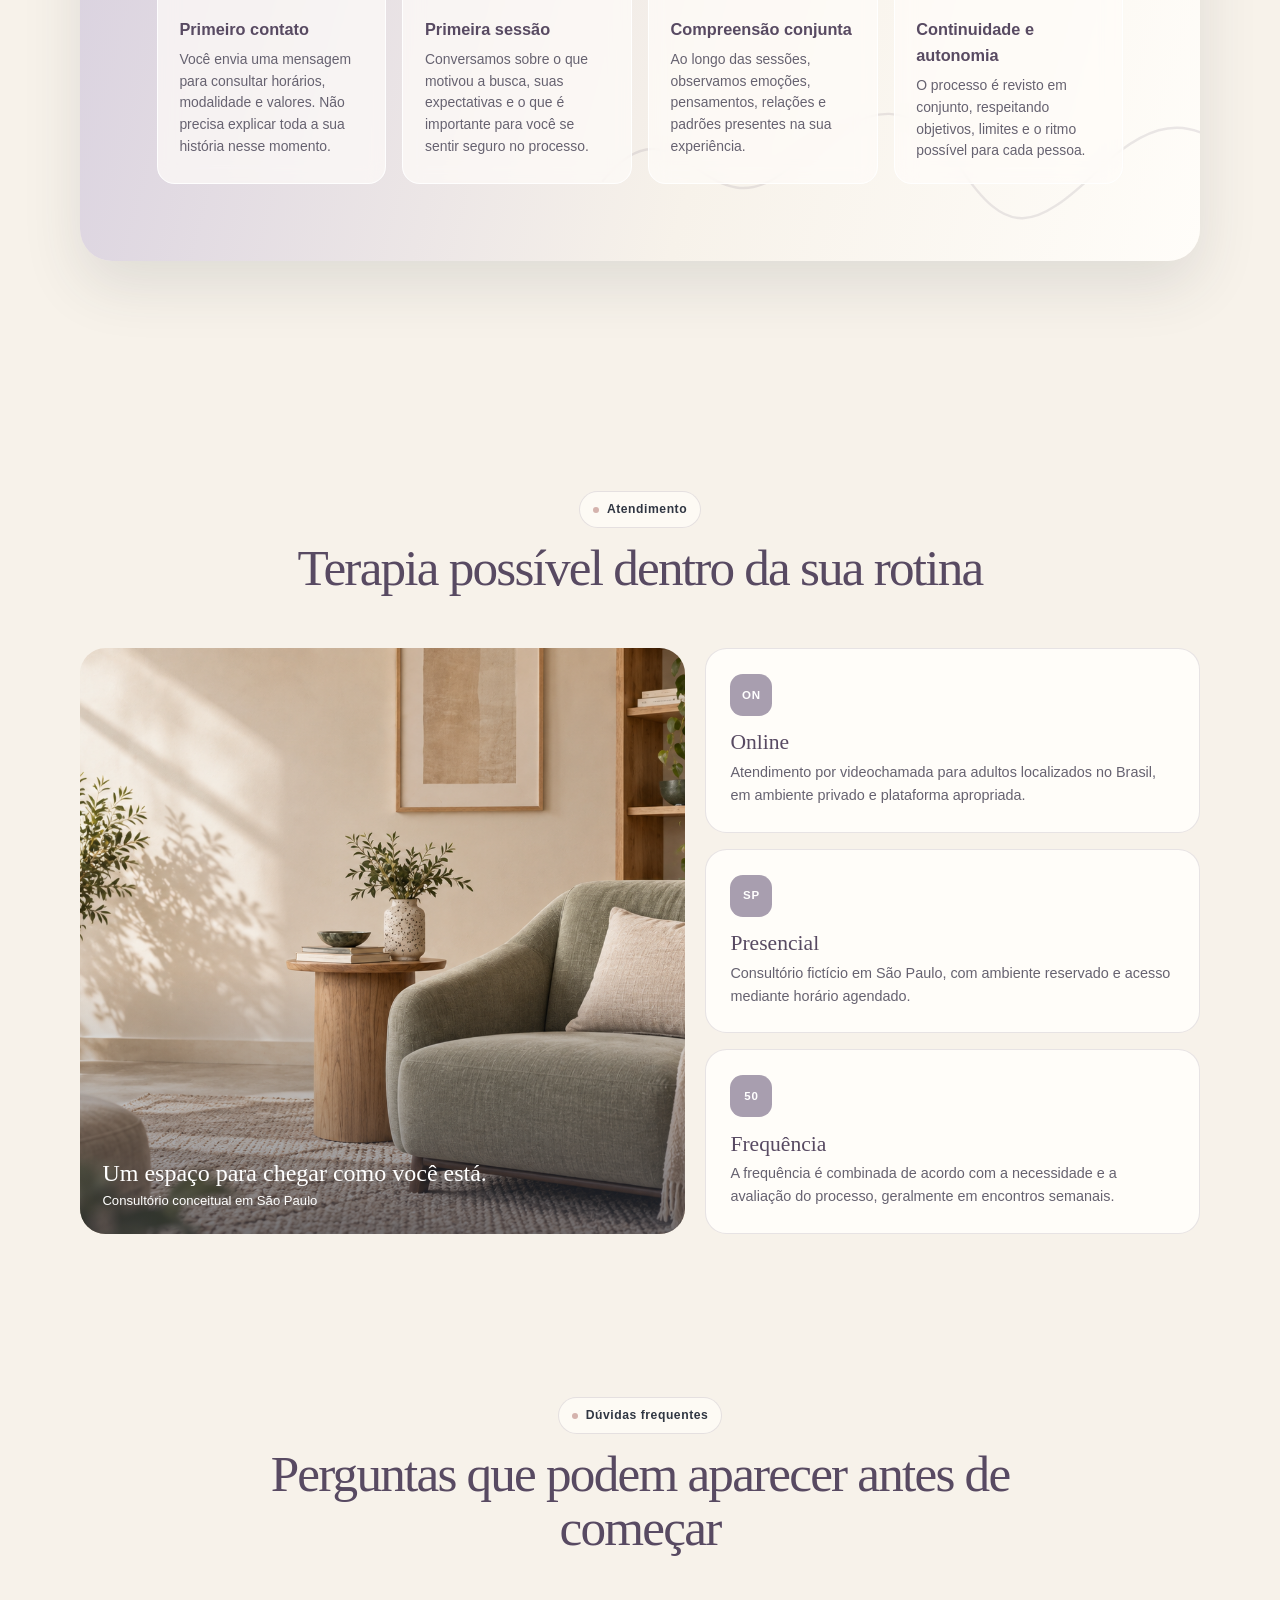
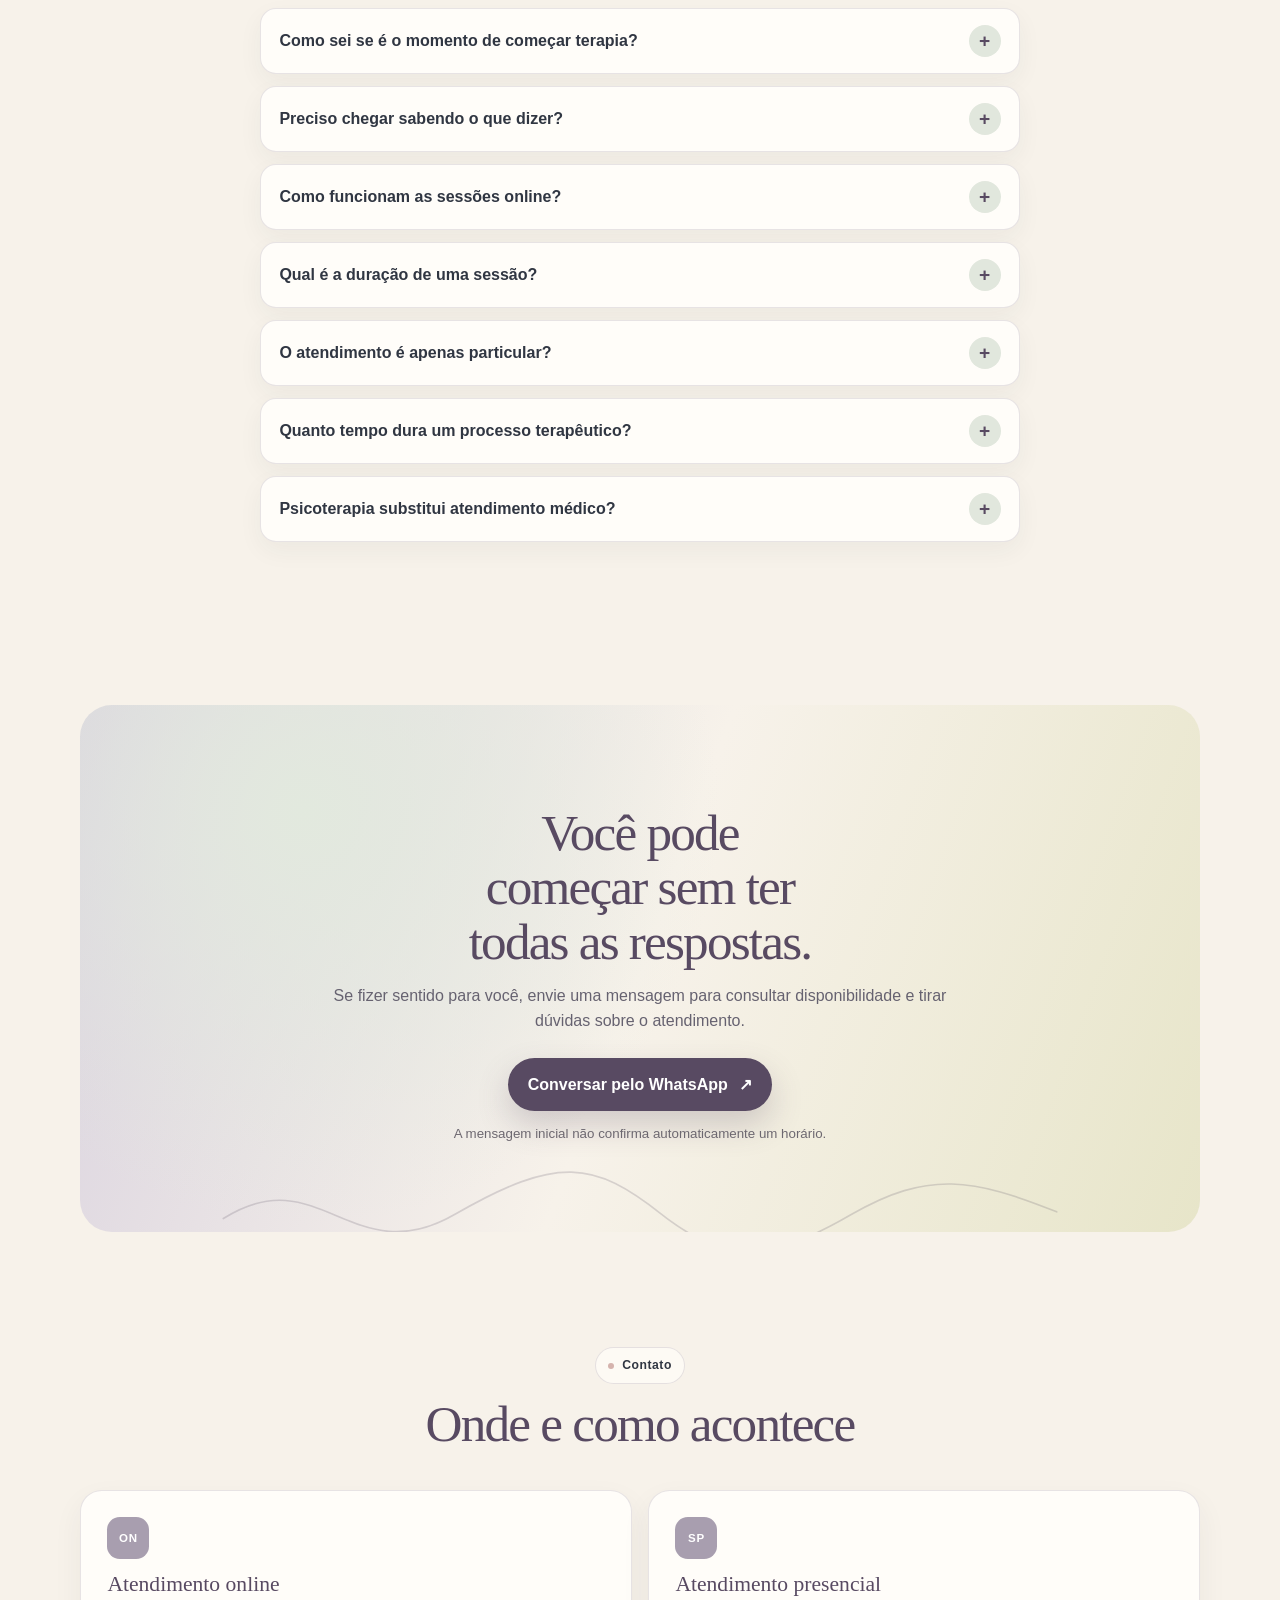
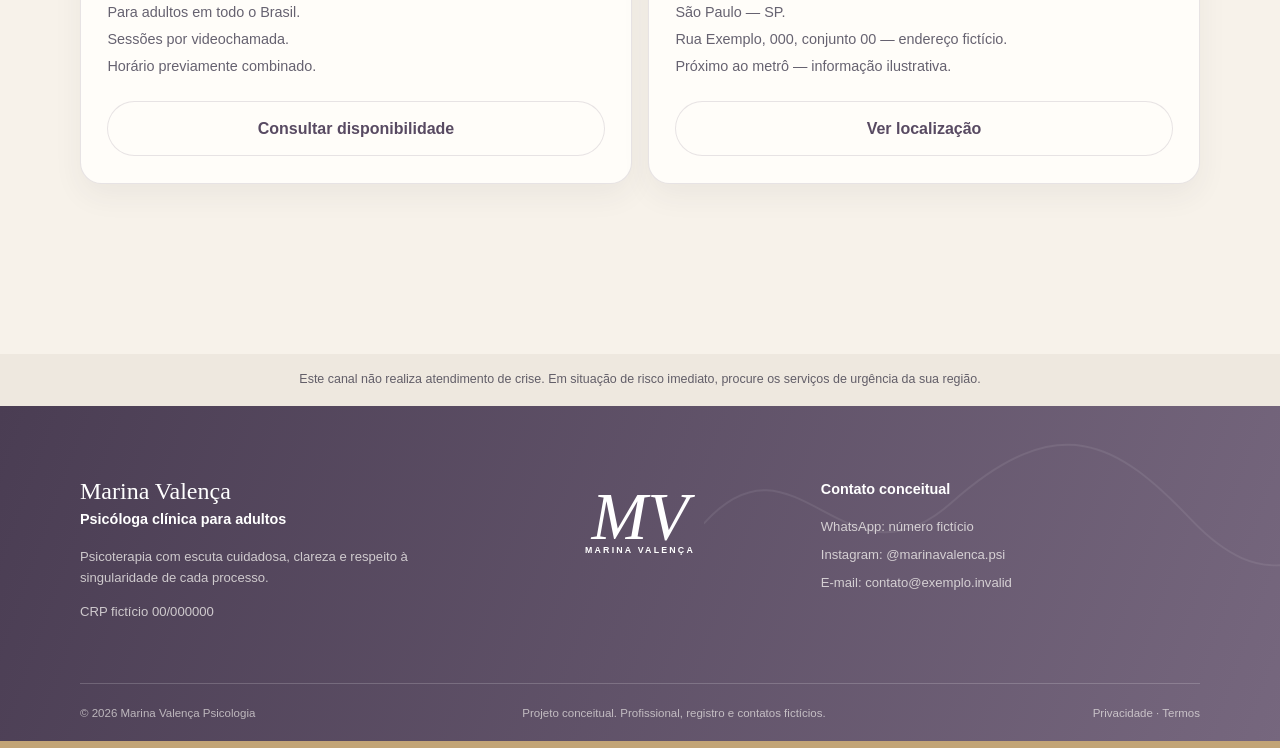
<file: cases/marina/index.html>
<!doctype html>
<html lang="pt-BR">
<head>
  <meta charset="utf-8">
  <meta name="viewport" content="width=device-width,initial-scale=1">
  <title>Marina Valença | Psicóloga para ansiedade e sobrecarga</title>
  <meta name="description" content="Psicoterapia para adultos com foco em ansiedade, sobrecarga, autocobrança, relações e transições de vida. Projeto conceitual.">
  <meta name="theme-color" content="#584A62">
  <link rel="icon" type="image/svg+xml" href="data:image/svg+xml,%3Csvg xmlns='http://www.w3.org/2000/svg' viewBox='0 0 64 64'%3E%3Crect width='64' height='64' rx='18' fill='%23584A62'/%3E%3Cpath d='M14 40c8-22 11 13 19-3s9-19 17-3' fill='none' stroke='%23F7F2EA' stroke-width='4' stroke-linecap='round'/%3E%3C/svg%3E">
  <style>
    :root{--plum:#584a62;--plum-dark:#493d52;--ink:#303642;--muted:#666270;--lav:#a89eaf;--lav-soft:#dcd5e2;--sage:#bcc8b6;--sage-soft:#e1e7dd;--clay:#d5b3ad;--cream:#f7f2ea;--ivory:#fffdf9;--gold:#c2a476;--line:rgb(88 74 98/.14);--shadow:0 24px 60px rgb(48 54 66/.12);--display:"Iowan Old Style",Baskerville,Georgia,serif;--sans:"Avenir Next",Avenir,"Segoe UI",sans-serif}
    *{box-sizing:border-box}html{scroll-behavior:smooth;scroll-padding-top:90px}body{margin:0;background:var(--cream);color:var(--ink);font-family:var(--sans);font-size:16px;line-height:1.6}body.menu-open{overflow:hidden}img{display:block;max-width:100%}a{color:inherit;text-decoration:none}button{font:inherit;color:inherit}a:focus-visible,button:focus-visible{outline:3px solid var(--gold);outline-offset:4px}.container{width:min(1120px,calc(100% - 40px));margin-inline:auto}.narrow{width:min(760px,calc(100% - 40px));margin-inline:auto}.section{padding-block:clamp(5rem,9vw,8rem);position:relative}.skip{position:fixed;z-index:100;left:1rem;top:-5rem;background:var(--plum);color:#fff;padding:.75rem 1rem;border-radius:.75rem}.skip:focus{top:1rem}.eyebrow{display:inline-flex;align-items:center;gap:.5rem;padding:.48rem .78rem;border:1px solid var(--line);border-radius:999px;background:rgb(255 253 249/.72);font-size:.76rem;font-weight:700;letter-spacing:.045em}.eyebrow:before{content:"";width:.38rem;height:.38rem;border-radius:50%;background:var(--clay)}.section-heading{text-align:center;margin:0 auto 3.3rem}.section-heading h2,.about-copy h2,.cta-panel h2,.contact-wrap h2{margin:.8rem 0 .85rem;color:var(--plum);font:500 clamp(2.35rem,4vw,4rem)/1.06 var(--display);letter-spacing:-.035em}.section-heading p{max-width:660px;margin:0 auto;color:var(--muted);font-size:1.04rem}.primary-btn,.secondary-btn{display:inline-flex;align-items:center;justify-content:center;gap:.72rem;min-height:48px;padding:.86rem 1.25rem;border:0;border-radius:999px;font-weight:700;cursor:pointer;transition:transform .2s ease,box-shadow .2s ease,background .2s ease}.primary-btn{background:var(--plum);color:#fff;box-shadow:0 14px 32px rgb(88 74 98/.24)}.primary-btn:hover{transform:translateY(-2px);box-shadow:0 18px 38px rgb(88 74 98/.31)}.secondary-btn{background:rgb(255 253 249/.72);border:1px solid var(--line);color:var(--plum)}.secondary-btn:hover{background:var(--ivory);transform:translateY(-1px)}

    .site-header{position:sticky;top:0;z-index:60;background:rgb(247 242 234/.84);backdrop-filter:blur(18px);border-bottom:1px solid transparent;transition:.25s}.site-header.scrolled{border-color:var(--line);box-shadow:0 8px 28px rgb(48 54 66/.06)}.header-inner{width:min(1240px,calc(100% - 48px));min-height:84px;margin:auto;display:grid;grid-template-columns:1fr auto 1fr;align-items:center;gap:2rem}.brand{display:flex;flex-direction:column;line-height:1}.brand strong{font:500 1.24rem/1.1 var(--display);color:var(--plum)}.brand small{margin-top:.32rem;font-size:.64rem;letter-spacing:.19em;text-transform:uppercase}.desktop-nav{display:flex;gap:1.65rem;font-size:.88rem}.desktop-nav a{position:relative}.desktop-nav a:after{content:"";position:absolute;inset:auto 0 -.45rem;height:1px;background:var(--plum);scale:0 1;transition:scale .25s}.desktop-nav a:hover:after,.desktop-nav a:focus-visible:after{scale:1}.header-action{justify-self:end}.menu-button{display:none;justify-self:end;border:1px solid var(--line);background:var(--ivory);border-radius:999px;width:44px;height:44px;cursor:pointer}.mobile-nav{display:none}

    .hero-shell{background:radial-gradient(circle at 15% 20%,rgb(255 253 249/.9) 0 18%,transparent 45%),linear-gradient(118deg,var(--cream),#eee7f0 58%,#d6dfd2)}.hero{display:grid;grid-template-columns:.92fr 1.08fr;align-items:center;gap:clamp(2.5rem,5vw,5.2rem);min-height:calc(100vh - 144px);padding-block:clamp(3rem,6vw,6.2rem)}.hero-copy{position:relative;z-index:2}.hero h1{max-width:10ch;margin:1.35rem 0 1.15rem;color:var(--plum);font:500 clamp(3.5rem,5.3vw,5.65rem)/.97 var(--display);letter-spacing:-.05em}.hero-lead{max-width:36rem;margin:0;color:#555866;font-size:clamp(1rem,1.4vw,1.15rem);line-height:1.72}.hero-actions{display:flex;align-items:center;gap:1.15rem;margin-top:2rem}.hero-actions p{max-width:15rem;margin:0;color:#66616b;font-size:.8rem;line-height:1.45}.credential{margin:1.3rem 0 0;color:#77717b;font-size:.74rem}.hero-visual{position:relative;min-height:610px;border-radius:36% 12% 30% 12%/20% 18% 24% 24%;overflow:hidden;box-shadow:0 36px 70px rgb(48 54 66/.17)}.hero-visual:after{content:"";position:absolute;inset:0;background:linear-gradient(90deg,rgb(247 242 234/.08),transparent 45%);pointer-events:none}.hero-visual img{width:100%;height:100%;min-height:610px;object-fit:cover}.availability{position:absolute;z-index:2;right:1.25rem;top:1.25rem;padding:.68rem .9rem;border-radius:999px;background:rgb(255 253 249/.86);backdrop-filter:blur(12px);box-shadow:0 8px 28px rgb(48 54 66/.12);font-size:.75rem;font-weight:700}.thread-mark{position:absolute;z-index:2;left:-4rem;bottom:2rem;width:62%;overflow:visible}.thread-mark path,.decor-thread path{fill:none;stroke:currentColor;stroke-width:2;stroke-linecap:round}.thread-mark path{color:rgb(255 253 249/.74)}.topic-strip{border-block:1px solid var(--line);background:rgb(88 74 98/.93);color:var(--ivory)}.topic-track{width:min(1120px,calc(100% - 40px));margin:auto;min-height:60px;display:flex;align-items:center;justify-content:space-between;gap:1.5rem;overflow-x:auto;scrollbar-width:none}.topic-track a{flex:none;font-size:.82rem}.topic-track a:not(:last-child):after{content:"•";margin-left:clamp(1.5rem,4vw,4.5rem);color:var(--gold)}

    .quote-section{padding:3rem 0 1rem}.quote-card{max-width:940px;margin:auto;padding:1.65rem clamp(1.5rem,5vw,4.5rem);border-radius:1.25rem;background:linear-gradient(100deg,#f2e8e5,var(--ivory));border:1px solid rgb(213 179 173/.3);text-align:center;color:var(--plum);font:500 clamp(1.15rem,2vw,1.52rem)/1.5 var(--display)}

    .about-grid{display:grid;grid-template-columns:1fr 1.05fr;align-items:center;gap:clamp(3rem,7vw,6rem)}.about-gallery{position:relative;display:grid;grid-template-columns:.9fr 1.1fr;grid-template-rows:1fr .74fr;gap:.85rem;min-height:620px}.about-gallery img{width:100%;height:100%;object-fit:cover;border-radius:1.35rem}.about-main{grid-row:1/3;object-position:center}.about-detail{object-position:center 28%}.about-room{object-position:center}.monogram{position:absolute;z-index:3;left:38%;top:48%;transform:translate(-50%,-50%) rotate(-6deg);width:126px;height:126px;border-radius:50%;display:grid;place-items:center;background:rgb(247 242 234/.92);border:1px solid rgb(88 74 98/.18);box-shadow:0 18px 36px rgb(48 54 66/.14);color:var(--plum);font:italic 2.4rem var(--display)}.monogram small{position:absolute;inset:auto auto 16px;font:600 .52rem var(--sans);letter-spacing:.16em;text-transform:uppercase}.about-copy>p{color:var(--muted);font-size:1rem}.credential-cards{display:grid;gap:.8rem;margin:1.7rem 0}.credential-card{padding:1.15rem 1.2rem;border:1px solid var(--line);border-radius:1rem;background:rgb(255 253 249/.72)}.credential-card b{display:block;margin-bottom:.25rem;color:var(--plum)}.credential-card span{font-size:.88rem;color:var(--muted)}

    .services-section{padding-top:2rem}.services-panel{position:relative;padding:clamp(3rem,6vw,5rem);border-radius:2rem;background:linear-gradient(145deg,#dce4d8,#c5d0bf);overflow:hidden}.services-panel:after{content:"";position:absolute;right:-8rem;top:-7rem;width:360px;height:360px;border:1px solid rgb(88 74 98/.11);border-radius:45% 55% 50% 50%}.services-panel .section-heading{position:relative;z-index:1}.service-grid{position:relative;z-index:1;display:grid;grid-template-columns:repeat(3,1fr);gap:1rem}.service-card{min-height:268px;padding:1.45rem;border:1px solid rgb(255 255 255/.7);border-radius:1.15rem;background:rgb(255 253 249/.76);box-shadow:0 14px 34px rgb(48 54 66/.07);transition:.22s}.service-card:hover{transform:translateY(-4px);background:var(--ivory)}.icon-tile{width:42px;height:42px;display:grid;place-items:center;border-radius:.8rem;background:var(--lav);color:white;font-size:.72rem;font-weight:800;letter-spacing:.06em}.service-card h3{margin:1rem 0 .5rem;color:var(--plum);font-size:1.04rem;line-height:1.25}.service-card p,.service-card li{font-size:.84rem;line-height:1.5;color:#525862}.service-card p{margin:.2rem 0 .8rem}.service-card ul{margin:.6rem 0 0;padding-left:1rem}

    .moments-section{background:linear-gradient(180deg,transparent,#fffaf4 18%,#fffaf4 82%,transparent)}.moments-list{display:grid;gap:.9rem}.moment-card{display:grid;grid-template-columns:80px 1fr 12px;align-items:stretch;min-height:150px;border:1px solid var(--line);border-radius:1.25rem;background:var(--ivory);box-shadow:0 13px 32px rgb(48 54 66/.07);overflow:hidden}.moment-number{display:grid;place-items:center;background:linear-gradient(145deg,var(--lav-soft),#eee8f0);color:var(--plum);font:italic 2rem var(--display)}.moment-copy{padding:1.4rem 1.6rem}.moment-copy h3{margin:0 0 .35rem;color:var(--plum);font:500 1.3rem var(--display)}.moment-copy p{margin:0;color:var(--muted);font-size:.92rem}.accent-lav{background:var(--lav)}.accent-sage{background:var(--sage)}.accent-clay{background:var(--clay)}.accent-gold{background:var(--gold)}.accent-plum{background:var(--plum)}

    .process-panel{position:relative;padding:clamp(3rem,6vw,5rem);border-radius:2rem;background:linear-gradient(105deg,#d8d0df,#f7f2ea 58%,#fffdf9);box-shadow:var(--shadow);overflow:hidden}.process-panel .decor-thread{position:absolute;inset:auto -3rem 1.5rem auto;width:58%;color:rgb(88 74 98/.12)}.process-grid{position:relative;display:grid;grid-template-columns:repeat(4,1fr);gap:1rem}.process-card{padding:1.35rem;border:1px solid rgb(255 255 255/.85);border-radius:1.1rem;background:rgb(255 253 249/.69);backdrop-filter:blur(10px)}.process-top{display:flex;align-items:center;gap:.8rem;color:var(--plum);font-size:.74rem;font-weight:800}.process-top:after{content:"";height:1px;flex:1;background:rgb(88 74 98/.24)}.process-card h3{margin:1.2rem 0 .45rem;color:var(--plum);font-size:1.02rem}.process-card p{margin:0;color:var(--muted);font-size:.87rem;line-height:1.55}

    .modalities{display:grid;grid-template-columns:1.1fr .9fr;gap:1.2rem;align-items:stretch}.office-card{position:relative;min-height:510px;border-radius:1.6rem;overflow:hidden}.office-card img{width:100%;height:100%;object-fit:cover}.office-card:after{content:"";position:absolute;inset:55% 0 0;background:linear-gradient(transparent,rgb(48 54 66/.62))}.office-label{position:absolute;z-index:2;left:1.4rem;bottom:1.35rem;color:white}.office-label b{display:block;font:500 1.5rem var(--display)}.office-label span{font-size:.82rem}.modality-stack{display:grid;gap:1rem}.modality-card{padding:1.55rem;border:1px solid var(--line);border-radius:1.35rem;background:var(--ivory)}.modality-card .icon-tile{margin-bottom:.9rem}.modality-card h3{margin:0 0 .35rem;color:var(--plum);font:500 1.35rem var(--display)}.modality-card p{margin:0;color:var(--muted);font-size:.9rem}

    .faq-section{padding-top:3rem}.faq-list{display:grid;gap:.75rem}.faq-item{border:1px solid var(--line);border-radius:1rem;background:var(--ivory);box-shadow:0 9px 24px rgb(48 54 66/.05);overflow:hidden}.faq-question{width:100%;min-height:64px;border:0;background:transparent;padding:1rem 1.15rem;display:flex;align-items:center;justify-content:space-between;gap:1rem;text-align:left;cursor:pointer;font-weight:650}.faq-symbol{flex:0 0 32px;height:32px;border-radius:50%;display:grid;place-items:center;background:var(--sage-soft);color:var(--plum);font-size:1.2rem;transition:transform .2s}.faq-question[aria-expanded="true"] .faq-symbol{transform:rotate(45deg)}.faq-answer{display:grid;grid-template-rows:0fr;transition:grid-template-rows .25s ease}.faq-answer>div{overflow:hidden}.faq-answer p{margin:0;padding:0 4.8rem 1.25rem 1.15rem;color:var(--muted);font-size:.92rem}.faq-question[aria-expanded="true"]+.faq-answer{grid-template-rows:1fr}

    .cta-section{padding-top:3rem}.cta-panel{position:relative;padding:clamp(3.2rem,7vw,5.5rem) 1.5rem;border-radius:2rem;background:radial-gradient(circle at 20% 20%,#e2e9de,transparent 42%),linear-gradient(110deg,#d9d2df,#f7f2ea 50%,#e7e5c9);text-align:center;overflow:hidden}.cta-panel h2{max-width:14ch;margin-inline:auto}.cta-panel p{max-width:620px;margin:0 auto 1.5rem;color:var(--muted)}.cta-panel small{display:block;margin-top:.75rem;color:#6d6870}.cta-thread{position:absolute;left:0;bottom:-1.5rem;width:100%;height:100px;color:rgb(88 74 98/.2)}

    .contact-wrap{text-align:center}.contact-grid{display:grid;grid-template-columns:1fr 1fr;gap:1rem;margin-top:2.4rem;text-align:left}.contact-card{padding:1.65rem;border:1px solid var(--line);border-radius:1.35rem;background:var(--ivory);box-shadow:0 12px 30px rgb(48 54 66/.06)}.contact-card h3{margin:.8rem 0 .2rem;color:var(--plum);font:500 1.35rem var(--display)}.contact-card p{margin:.25rem 0;color:var(--muted);font-size:.9rem}.contact-card .secondary-btn{width:100%;margin-top:1.2rem}.live-note{min-height:1.6rem;margin-top:1rem;color:var(--plum);font-size:.86rem}

    footer{position:relative;padding:4.5rem 0 1.6rem;background:linear-gradient(110deg,#4a3d53,#76677e);color:rgb(255 253 249/.88);overflow:hidden}.footer-thread{position:absolute;right:-8rem;top:0;width:55%;color:rgb(255 255 255/.08)}.footer-grid{position:relative;display:grid;grid-template-columns:1fr .7fr 1fr;gap:3rem;align-items:start}.footer-grid h2{margin:0 0 .2rem;color:white;font:500 1.5rem var(--display)}.footer-grid h3{margin:0 0 .9rem;color:white;font-size:.9rem}.footer-grid p,.footer-grid li{font-size:.82rem;color:rgb(255 253 249/.72)}.footer-grid ul{list-style:none;margin:0;padding:0}.footer-grid li+li{margin-top:.45rem}.footer-mark{text-align:center;color:white;font:italic 4.2rem var(--display)}.footer-mark small{display:block;margin-top:-.7rem;font:600 .55rem var(--sans);letter-spacing:.25em;text-transform:uppercase}.footer-bottom{position:relative;display:flex;justify-content:space-between;gap:2rem;margin-top:3rem;padding-top:1.25rem;border-top:1px solid rgb(255 255 255/.18);font-size:.72rem;color:rgb(255 253 249/.62)}.gold-line{position:absolute;left:0;right:0;bottom:0;height:7px;background:var(--gold)}.crisis-note{padding:1rem 0;text-align:center;background:#eee8df;color:#625e68;font-size:.78rem}

    .reveal{opacity:0;transform:translateY(16px);transition:opacity .7s ease,transform .7s ease}.reveal.visible{opacity:1;transform:none}
    @media(max-width:960px){.desktop-nav,.header-action{display:none}.header-inner{grid-template-columns:1fr auto}.menu-button{display:grid;place-items:center}.mobile-nav{position:fixed;z-index:55;inset:84px 0 auto;background:var(--cream);border-bottom:1px solid var(--line);padding:1rem 20px 1.5rem;box-shadow:0 20px 38px rgb(48 54 66/.1)}.mobile-nav.open{display:grid}.mobile-nav a{padding:.8rem;border-bottom:1px solid var(--line)}.mobile-nav .primary-btn{margin-top:1rem}.hero{grid-template-columns:1fr;min-height:auto;padding-top:4rem}.hero-copy{max-width:44rem}.hero h1{max-width:12ch}.hero-visual,.hero-visual img{min-height:550px}.about-grid{grid-template-columns:1fr}.about-gallery{max-width:680px;margin:auto}.service-grid{grid-template-columns:repeat(2,1fr)}.process-grid{grid-template-columns:repeat(2,1fr)}.modalities{grid-template-columns:1fr}.office-card{min-height:440px}.footer-grid{grid-template-columns:1fr 1fr}.footer-mark{display:none}}
    @media(max-width:640px){.container,.narrow{width:calc(100% - 32px)}.section{padding-block:4.7rem}.header-inner{width:calc(100% - 32px);min-height:76px}.mobile-nav{top:76px}.brand strong{font-size:1.08rem}.brand small{font-size:.56rem}.hero{padding-block:3.5rem}.hero h1{font-size:clamp(3rem,14vw,4.25rem)}.hero-actions{align-items:stretch;flex-direction:column}.hero-actions .primary-btn{width:100%}.hero-actions p{text-align:center;max-width:none}.hero-visual{min-height:430px;border-radius:2rem 2rem 6rem 2rem}.hero-visual img{min-height:430px;object-position:61% center}.topic-track{width:calc(100% - 32px);justify-content:flex-start}.about-gallery{min-height:440px;grid-template-columns:1fr 1fr}.monogram{width:94px;height:94px;font-size:1.8rem}.services-panel,.process-panel{padding:2rem 1rem;border-radius:1.5rem}.service-grid,.process-grid{grid-template-columns:1fr}.service-card{min-height:auto}.moment-card{grid-template-columns:56px 1fr 8px}.moment-copy{padding:1.2rem}.office-card{min-height:360px}.contact-grid,.footer-grid{grid-template-columns:1fr}.footer-bottom{flex-direction:column}.faq-answer p{padding-right:1.15rem}}
    @media(prefers-reduced-motion:reduce){html{scroll-behavior:auto}.reveal{opacity:1;transform:none}*,*:before,*:after{transition-duration:.01ms!important;animation-duration:.01ms!important}}
  </style>
  <style>.hero-visual img{object-position:right center}</style>
</head>
<body>
  <a class="skip" href="#conteudo">Pular para o conteúdo</a>
  <header class="site-header" id="cabecalho">
    <div class="header-inner">
      <a class="brand" href="#inicio" aria-label="Marina Valença — início"><strong>Marina Valença</strong><small>Psicologia Clínica</small></a>
      <nav class="desktop-nav" aria-label="Seções"><a href="#sobre">Sobre</a><a href="#demandas">Demandas</a><a href="#processo">Como funciona</a><a href="#atendimento">Atendimento</a><a href="#duvidas">Dúvidas</a></nav>
      <a class="secondary-btn header-action" href="#contato">Agendar conversa</a>
      <button class="menu-button" type="button" aria-expanded="false" aria-controls="menu-mobile" aria-label="Abrir menu"><span aria-hidden="true">☰</span></button>
    </div>
    <nav class="mobile-nav" id="menu-mobile" aria-label="Menu móvel"><a href="#sobre">Sobre</a><a href="#demandas">Demandas</a><a href="#processo">Como funciona</a><a href="#atendimento">Atendimento</a><a href="#duvidas">Dúvidas</a><a class="primary-btn" href="#contato">Agendar conversa</a></nav>
  </header>

  <main id="conteudo">
    <section class="hero-shell" id="inicio">
      <div class="hero container">
        <div class="hero-copy"><span class="eyebrow">Psicologia clínica para adultos</span><h1>Você não precisa dar conta de tudo sozinho.</h1><p class="hero-lead">Um espaço de escuta para compreender a ansiedade, a sobrecarga e os padrões que têm deixado a vida pesada — com acolhimento, clareza e respeito ao seu tempo.</p><div class="hero-actions"><a class="primary-btn" href="#contato">Agendar conversa inicial <span aria-hidden="true">↗</span></a><p>Atendimento online e presencial em São Paulo</p></div><p class="credential">Marina Valença · Psicóloga clínica · CRP fictício 00/000000</p></div>
        <div class="hero-visual"><img src="images/marina-hero.png" alt="Psicóloga fictícia Marina Valença em um consultório acolhedor"><span class="availability">Online em todo o Brasil</span><svg class="thread-mark" viewBox="0 0 340 100" aria-hidden="true"><path d="M8 54c32-45 48 34 79 0s51-38 70-4 33 51 65 14 54-22 109-12"/></svg></div>
      </div>
      <nav class="topic-strip" aria-label="Temas atendidos"><div class="topic-track"><a href="#demandas">Ansiedade</a><a href="#demandas">Sobrecarga</a><a href="#demandas">Autocobrança</a><a href="#demandas">Relações</a><a href="#demandas">Transições</a><a href="#atendimento">Terapia online</a></div></nav>
    </section>

    <section class="quote-section container reveal" aria-label="Mensagem de acolhimento"><div class="quote-card">Às vezes, continuar funcionando não significa estar bem. A terapia pode ser um espaço para perceber o que você sente antes que o cansaço precise falar ainda mais alto.</div></section>

    <section class="section container" id="sobre">
      <div class="about-grid">
        <div class="about-gallery reveal"><img class="about-main" src="images/about-marina.png" alt="Marina Valença escrevendo em um caderno no consultório"><img class="about-detail" src="images/marina-hero.png" alt="Retrato conceitual de Marina Valença"><img class="about-room" src="images/office.png" alt="Consultório acolhedor em tons de creme, ameixa e sálvia"><span class="monogram" aria-hidden="true">MV<small>Marina Valença</small></span></div>
        <div class="about-copy reveal"><span class="eyebrow">Sobre a psicóloga</span><h2>Escuta cuidadosa, conversa clara e um processo construído com você.</h2><p>Sou Marina Valença, psicóloga clínica, e acompanho adultos que vivem períodos de ansiedade, sobrecarga, autocobrança ou mudança. Muitas dessas pessoas chegam à terapia acostumadas a resolver tudo sozinhas — e, justamente por isso, demoram a reconhecer o quanto estão cansadas.</p><p>Meu trabalho parte de uma escuta atenta e de uma compreensão conjunta sobre o que está acontecendo. Observamos padrões, emoções, relações e escolhas com curiosidade e sem julgamento.</p><div class="credential-cards"><div class="credential-card"><b>Formação</b><span>Psicologia e formação clínica em Terapia Cognitivo-Comportamental. Dados acadêmicos ilustrativos.</span></div><div class="credential-card"><b>Estudos continuados</b><span>Ansiedade, burnout, regulação emocional, autoestima e relações adultas.</span></div></div><a class="secondary-btn" href="#processo">Conhecer como funciona <span aria-hidden="true">↓</span></a></div>
      </div>
    </section>

    <section class="services-section container" id="demandas"><div class="services-panel">
      <div class="section-heading reveal"><span class="eyebrow">O que pode encontrar espaço aqui</span><h2>Questões que podemos trabalhar juntos</h2><p>Cada processo é singular. Estes são alguns dos temas que aparecem com frequência no consultório.</p></div>
      <div class="service-grid">
        <article class="service-card reveal"><span class="icon-tile">01</span><h3>Ansiedade e pensamentos acelerados</h3><p>Quando a mente parece antecipar todos os problemas e descansar se torna difícil.</p><ul><li>Preocupação excessiva</li><li>Tensão e irritabilidade</li><li>Dificuldade de permanecer no presente</li></ul></article>
        <article class="service-card reveal"><span class="icon-tile">02</span><h3>Sobrecarga e esgotamento</h3><p>Para quem vive no limite das próprias responsabilidades e sente que nunca consegue parar.</p><ul><li>Cansaço persistente</li><li>Perda de interesse e energia</li><li>Relação desgastante com o trabalho</li></ul></article>
        <article class="service-card reveal"><span class="icon-tile">03</span><h3>Autocobrança e perfeccionismo</h3><p>Quando nada parece suficiente, mesmo diante de resultados importantes.</p><ul><li>Medo de errar</li><li>Comparação constante</li><li>Dificuldade de reconhecer conquistas</li></ul></article>
        <article class="service-card reveal"><span class="icon-tile">04</span><h3>Limites e relações</h3><p>Para compreender padrões de vínculo e aprender a se posicionar com mais clareza.</p><ul><li>Dificuldade de dizer não</li><li>Medo de desagradar</li><li>Conflitos e repetição de padrões</li></ul></article>
        <article class="service-card reveal"><span class="icon-tile">05</span><h3>Autoestima e identidade</h3><p>Um espaço para reconhecer necessidades, valores e formas mais respeitosas de se relacionar consigo.</p><ul><li>Autocrítica intensa</li><li>Insegurança</li><li>Desconexão dos próprios desejos</li></ul></article>
        <article class="service-card reveal"><span class="icon-tile">06</span><h3>Transições de vida</h3><p>Mudanças podem abrir possibilidades e também despertar medo, dúvida e sensação de perda.</p><ul><li>Mudança de carreira</li><li>Términos e recomeços</li><li>Novas fases pessoais ou familiares</li></ul></article>
      </div>
    </div></section>

    <section class="section moments-section" aria-labelledby="momentos-title"><div class="narrow"><div class="section-heading reveal"><span class="eyebrow">Pontos de partida</span><h2 id="momentos-title">Talvez você se reconheça em algum destes momentos</h2><p>Não é necessário esperar uma crise para procurar apoio psicológico.</p></div><div class="moments-list">
      <article class="moment-card reveal"><span class="moment-number">01</span><div class="moment-copy"><h3>“Minha mente não desliga”</h3><p>Preocupações continuam mesmo nos momentos de descanso e qualquer pausa parece acompanhada de culpa.</p></div><span class="accent-lav" aria-hidden="true"></span></article>
      <article class="moment-card reveal"><span class="moment-number">02</span><div class="moment-copy"><h3>“Estou funcionando no automático”</h3><p>A rotina continua, mas falta presença, interesse ou sensação de sentido no que antes era importante.</p></div><span class="accent-sage" aria-hidden="true"></span></article>
      <article class="moment-card reveal"><span class="moment-number">03</span><div class="moment-copy"><h3>“Eu deveria conseguir sozinho”</h3><p>Pedir ajuda parece fracasso, enquanto a exigência de resolver tudo aumenta o isolamento.</p></div><span class="accent-clay" aria-hidden="true"></span></article>
      <article class="moment-card reveal"><span class="moment-number">04</span><div class="moment-copy"><h3>“Não consigo colocar limites”</h3><p>O medo de decepcionar faz com que as necessidades dos outros ocupem todo o espaço.</p></div><span class="accent-gold" aria-hidden="true"></span></article>
      <article class="moment-card reveal"><span class="moment-number">05</span><div class="moment-copy"><h3>“Minha vida mudou e eu não me reconheço”</h3><p>Uma transição importante trouxe dúvidas sobre identidade, escolhas e próximos passos.</p></div><span class="accent-plum" aria-hidden="true"></span></article>
    </div></div></section>

    <section class="section container" id="processo"><div class="process-panel"><svg class="decor-thread" viewBox="0 0 540 120" aria-hidden="true"><path d="M4 73c64-79 84 50 155-11s103-58 142 0 61 54 116 1 82-34 120-11"/></svg><div class="section-heading reveal"><span class="eyebrow">Seu processo</span><h2>Um caminho construído passo a passo</h2></div><div class="process-grid">
      <article class="process-card reveal"><div class="process-top">01</div><h3>Primeiro contato</h3><p>Você envia uma mensagem para consultar horários, modalidade e valores. Não precisa explicar toda a sua história nesse momento.</p></article>
      <article class="process-card reveal"><div class="process-top">02</div><h3>Primeira sessão</h3><p>Conversamos sobre o que motivou a busca, suas expectativas e o que é importante para você se sentir seguro no processo.</p></article>
      <article class="process-card reveal"><div class="process-top">03</div><h3>Compreensão conjunta</h3><p>Ao longo das sessões, observamos emoções, pensamentos, relações e padrões presentes na sua experiência.</p></article>
      <article class="process-card reveal"><div class="process-top">04</div><h3>Continuidade e autonomia</h3><p>O processo é revisto em conjunto, respeitando objetivos, limites e o ritmo possível para cada pessoa.</p></article>
    </div></div></section>

    <section class="section container" id="atendimento"><div class="section-heading reveal"><span class="eyebrow">Atendimento</span><h2>Terapia possível dentro da sua rotina</h2></div><div class="modalities"><div class="office-card reveal"><img src="images/office.png" alt="Consultório fictício de psicologia com poltrona sálvia e madeira clara"><div class="office-label"><b>Um espaço para chegar como você está.</b><span>Consultório conceitual em São Paulo</span></div></div><div class="modality-stack">
      <article class="modality-card reveal"><span class="icon-tile">ON</span><h3>Online</h3><p>Atendimento por videochamada para adultos localizados no Brasil, em ambiente privado e plataforma apropriada.</p></article>
      <article class="modality-card reveal"><span class="icon-tile">SP</span><h3>Presencial</h3><p>Consultório fictício em São Paulo, com ambiente reservado e acesso mediante horário agendado.</p></article>
      <article class="modality-card reveal"><span class="icon-tile">50</span><h3>Frequência</h3><p>A frequência é combinada de acordo com a necessidade e a avaliação do processo, geralmente em encontros semanais.</p></article>
    </div></div></section>

    <section class="section faq-section narrow" id="duvidas"><div class="section-heading reveal"><span class="eyebrow">Dúvidas frequentes</span><h2>Perguntas que podem aparecer antes de começar</h2></div><div class="faq-list">
      <div class="faq-item reveal"><button class="faq-question" aria-expanded="false"><span>Como sei se é o momento de começar terapia?</span><span class="faq-symbol" aria-hidden="true">+</span></button><div class="faq-answer" aria-hidden="true"><div><p>Não existe um momento perfeito. Você pode procurar terapia quando percebe sofrimento, repetição de padrões, dificuldade de tomar decisões ou simplesmente deseja se compreender melhor.</p></div></div></div>
      <div class="faq-item reveal"><button class="faq-question" aria-expanded="false"><span>Preciso chegar sabendo o que dizer?</span><span class="faq-symbol" aria-hidden="true">+</span></button><div class="faq-answer" aria-hidden="true"><div><p>Não. A primeira conversa também serve para organizar aquilo que ainda parece confuso. Você pode começar contando apenas o que fez procurar ajuda agora.</p></div></div></div>
      <div class="faq-item reveal"><button class="faq-question" aria-expanded="false"><span>Como funcionam as sessões online?</span><span class="faq-symbol" aria-hidden="true">+</span></button><div class="faq-answer" aria-hidden="true"><div><p>Elas acontecem por videochamada, em horário combinado. É importante estar em um local privado, com conexão estável e condições para conversar com tranquilidade.</p></div></div></div>
      <div class="faq-item reveal"><button class="faq-question" aria-expanded="false"><span>Qual é a duração de uma sessão?</span><span class="faq-symbol" aria-hidden="true">+</span></button><div class="faq-answer" aria-hidden="true"><div><p>Para este projeto conceitual, a sessão foi definida com duração aproximada de 50 minutos. Em um projeto real, essa informação deve seguir a prática da profissional.</p></div></div></div>
      <div class="faq-item reveal"><button class="faq-question" aria-expanded="false"><span>O atendimento é apenas particular?</span><span class="faq-symbol" aria-hidden="true">+</span></button><div class="faq-answer" aria-hidden="true"><div><p>Neste projeto conceitual, sim. Em uma aplicação real, devem ser informadas as formas de pagamento, emissão de recibos e eventual reembolso conforme o serviço verdadeiro.</p></div></div></div>
      <div class="faq-item reveal"><button class="faq-question" aria-expanded="false"><span>Quanto tempo dura um processo terapêutico?</span><span class="faq-symbol" aria-hidden="true">+</span></button><div class="faq-answer" aria-hidden="true"><div><p>Não há uma duração única. O processo depende das necessidades, objetivos, contexto e evolução de cada pessoa.</p></div></div></div>
      <div class="faq-item reveal"><button class="faq-question" aria-expanded="false"><span>Psicoterapia substitui atendimento médico?</span><span class="faq-symbol" aria-hidden="true">+</span></button><div class="faq-answer" aria-hidden="true"><div><p>Não. Quando necessário, diferentes profissionais podem trabalhar de forma complementar, respeitando suas competências e os encaminhamentos adequados.</p></div></div></div>
    </div></section>

    <section class="cta-section container" id="contato"><div class="cta-panel reveal"><h2>Você pode começar sem ter todas as respostas.</h2><p>Se fizer sentido para você, envie uma mensagem para consultar disponibilidade e tirar dúvidas sobre o atendimento.</p><button class="primary-btn placeholder-action" type="button">Conversar pelo WhatsApp <span aria-hidden="true">↗</span></button><small>A mensagem inicial não confirma automaticamente um horário.</small><svg class="decor-thread cta-thread" viewBox="0 0 1000 120" aria-hidden="true"><path d="M0 75c115-73 155 66 278-5s167-64 248 0 136 53 228 0 146-43 246-3"/></svg></div></section>

    <section class="section container contact-wrap"><span class="eyebrow">Contato</span><h2>Onde e como acontece</h2><div class="contact-grid"><article class="contact-card reveal"><span class="icon-tile">ON</span><h3>Atendimento online</h3><p>Para adultos em todo o Brasil.</p><p>Sessões por videochamada.</p><p>Horário previamente combinado.</p><button class="secondary-btn placeholder-action" type="button">Consultar disponibilidade</button></article><article class="contact-card reveal"><span class="icon-tile">SP</span><h3>Atendimento presencial</h3><p>São Paulo — SP.</p><p>Rua Exemplo, 000, conjunto 00 — endereço fictício.</p><p>Próximo ao metrô — informação ilustrativa.</p><button class="secondary-btn placeholder-action" type="button">Ver localização</button></article></div><p class="live-note" role="status" aria-live="polite"></p></section>

    <aside class="crisis-note">Este canal não realiza atendimento de crise. Em situação de risco imediato, procure os serviços de urgência da sua região.</aside>
  </main>

  <footer><svg class="decor-thread footer-thread" viewBox="0 0 720 220" aria-hidden="true"><path d="M0 120c95-105 143 77 253-21s170-62 245 17 125 47 222-12"/></svg><div class="container"><div class="footer-grid"><section><h2>Marina Valença</h2><h3>Psicóloga clínica para adultos</h3><p>Psicoterapia com escuta cuidadosa, clareza e respeito à singularidade de cada processo.</p><p>CRP fictício 00/000000</p></section><div class="footer-mark" aria-hidden="true">MV<small>Marina Valença</small></div><section><h3>Contato conceitual</h3><ul><li>WhatsApp: número fictício</li><li>Instagram: @marinavalenca.psi</li><li>E-mail: contato@exemplo.invalid</li></ul></section></div><div class="footer-bottom"><span>© 2026 Marina Valença Psicologia</span><span>Projeto conceitual. Profissional, registro e contatos fictícios.</span><span>Privacidade · Termos</span></div></div><div class="gold-line"></div></footer>

  <script>
    const header=document.querySelector('.site-header');addEventListener('scroll',()=>header.classList.toggle('scrolled',scrollY>12),{passive:true});
    const menuButton=document.querySelector('.menu-button'),mobileNav=document.querySelector('.mobile-nav');menuButton.addEventListener('click',()=>{const open=menuButton.getAttribute('aria-expanded')==='true';menuButton.setAttribute('aria-expanded',String(!open));menuButton.setAttribute('aria-label',open?'Abrir menu':'Fechar menu');mobileNav.classList.toggle('open',!open);document.body.classList.toggle('menu-open',!open)});mobileNav.querySelectorAll('a').forEach(a=>a.addEventListener('click',()=>{menuButton.setAttribute('aria-expanded','false');menuButton.setAttribute('aria-label','Abrir menu');mobileNav.classList.remove('open');document.body.classList.remove('menu-open')}));
    document.querySelectorAll('.faq-question').forEach(button=>button.addEventListener('click',()=>{const wasOpen=button.getAttribute('aria-expanded')==='true';document.querySelectorAll('.faq-question').forEach(item=>{item.setAttribute('aria-expanded','false');item.nextElementSibling.setAttribute('aria-hidden','true')});if(!wasOpen){button.setAttribute('aria-expanded','true');button.nextElementSibling.setAttribute('aria-hidden','false')}}));
    const liveNote=document.querySelector('.live-note');document.querySelectorAll('.placeholder-action').forEach(button=>button.addEventListener('click',()=>{liveNote.textContent='Ação demonstrativa: nenhum dado foi enviado e nenhum contato externo foi aberto.';liveNote.scrollIntoView({behavior:matchMedia('(prefers-reduced-motion: reduce)').matches?'auto':'smooth',block:'center'})}));
    const reveals=document.querySelectorAll('.reveal');if(matchMedia('(prefers-reduced-motion: reduce)').matches){reveals.forEach(el=>el.classList.add('visible'))}else{const observer=new IntersectionObserver(entries=>entries.forEach(entry=>{if(entry.isIntersecting){entry.target.classList.add('visible');observer.unobserve(entry.target)}}),{threshold:.12});reveals.forEach(el=>observer.observe(el))}
  </script>
</body>
</html>
</file>
<file: styles.css>
:root{--paper:#f7f5ee;--cream:#fffdf8;--sage:#e5eee4;--sage-2:#eef3ec;--forest:#1f4532;--forest-dark:#173927;--ink:#293b31;--muted:#5e6d62;--line:#dbe4d9;--apricot:#df945b;--display:'Cormorant Garamond',Georgia,serif;--body:'DM Sans',Arial,sans-serif}
*{box-sizing:border-box}html{scroll-behavior:smooth;scroll-padding-top:76px}body{margin:0;background:var(--paper);color:var(--ink);font:400 1rem/1.6 var(--body);-webkit-font-smoothing:antialiased}img{display:block;max-width:100%}a{color:inherit;text-decoration:none}button{font:inherit}a:focus-visible,button:focus-visible{outline:3px solid var(--apricot);outline-offset:4px}.wrap{width:min(1120px,calc(100% - 48px));margin-inline:auto}.skip{position:fixed;top:-80px;left:16px;z-index:100;padding:12px 18px;background:var(--forest);color:white}.skip:focus{top:16px}.section{padding:clamp(76px,8vw,106px) 0}.kicker{display:flex;align-items:center;gap:10px;margin:0 0 18px;color:var(--forest);text-transform:uppercase;letter-spacing:.15em;font-size:.78rem;font-weight:700}.kicker>span{width:23px;height:1px;background:var(--apricot)}h1,h2,h3,p{margin-top:0}h1,h2,h3{font-family:var(--display);font-weight:600;letter-spacing:-.032em}h1{font-size:clamp(3.9rem,6.2vw,5.9rem);line-height:.95;margin-bottom:24px}h2{font-size:clamp(2.75rem,4.6vw,4.35rem);line-height:1.02;margin-bottom:20px}h3{font-size:clamp(1.7rem,2.5vw,2.25rem);line-height:1.1}h1 em,h2 em{color:var(--forest);font-weight:500}.button{display:inline-flex;align-items:center;justify-content:center;min-height:52px;border-radius:5px;padding:13px 23px;font-size:.88rem;font-weight:700;line-height:1.3;text-align:center;transition:transform .2s,background-color .2s,box-shadow .2s}.button:hover{transform:translateY(-2px)}.button span,.header-cta span{margin-left:13px}.button-forest{background:var(--forest);color:#fff;box-shadow:0 12px 24px rgba(31,69,50,.14)}.button-forest:hover{background:var(--forest-dark)}.button-apricot{background:var(--apricot);color:#1b3023;width:100%}.button-apricot:hover{background:#e9a16d}.button-outline{border:1px solid var(--forest);color:var(--forest)}.button-outline:hover{background:var(--forest);color:white}
.header{position:sticky;top:0;z-index:40;background:rgba(247,245,238,.95);border-bottom:1px solid var(--line);backdrop-filter:blur(15px)}.header-inner{min-height:72px;display:flex;align-items:center;gap:28px}.brand{display:flex;align-items:center;gap:10px;flex:0 0 auto}.brand-mark{width:38px;height:38px;border-radius:50%;border:1.5px solid var(--forest);display:grid;place-items:center;font:600 25px/1 var(--display);color:var(--forest);position:relative}.brand-mark span{position:absolute;right:4px;top:6px;font:9px var(--body)}.brand-text{font-size:1.16rem;font-weight:700;letter-spacing:-.05em;line-height:1}.brand-text strong{color:#ca7e49}.brand-text small{display:block;color:var(--muted);font-size:.66rem;font-weight:600;letter-spacing:.02em;margin-top:5px}.nav{display:flex;align-items:center;gap:29px;margin-left:auto;font-size:.84rem;font-weight:600;color:#445c4a}.nav a:hover{color:#c67b4a}.header-cta{border:1px solid var(--forest);padding:10px 15px;border-radius:4px;white-space:nowrap;font-size:.78rem;font-weight:700}.header-cta:hover{background:var(--forest);color:#fff}.menu-button,.mobile-menu{display:none}
.hero{overflow:hidden;background:var(--paper)}.hero-grid{min-height:560px;display:grid;grid-template-columns:1fr .94fr;align-items:center;gap:55px}.hero-copy{padding:56px 0 73px;position:relative;z-index:2}.hero-copy h1{max-width:600px}.hero-lead{max-width:480px;color:var(--muted);font-size:1.05rem;line-height:1.72;margin-bottom:28px}.hero-small{color:#718175;font-size:.79rem;margin:20px 0 0}.hero-art{height:560px;position:relative;align-self:end}.hero-arch{position:absolute;inset:35px 0 0 0;border-radius:240px 240px 0 0;background:#dce6da}.hero-art img{position:absolute;inset:35px 0 0;width:100%;height:calc(100% - 35px);object-fit:cover;object-position:61% center;border-radius:240px 240px 0 0}.hero-art:after{content:'';position:absolute;inset:55% 0 0;background:linear-gradient(transparent,rgba(21,44,30,.43));pointer-events:none}.hero-art-label{position:absolute;z-index:2;left:27px;bottom:24px;color:white;display:flex;flex-direction:column;line-height:1.1}.hero-art-label span{font-size:.7rem;text-transform:uppercase;letter-spacing:.16em;margin-bottom:8px}.hero-art-label strong{font:600 2rem var(--display)}.hero-art-label small{font-size:.77rem;margin-top:4px}.hero-stamp{position:absolute;z-index:3;right:-27px;top:49%;height:99px;width:99px;border-radius:50%;background:var(--apricot);border:6px solid var(--paper);display:flex;flex-direction:column;justify-content:center;align-items:center;text-align:center;transform:rotate(10deg);color:#203d2a}.hero-stamp strong{font:600 2rem/1 var(--display)}.hero-stamp span{font-size:.53rem;line-height:1.15;text-transform:uppercase;letter-spacing:.06em;max-width:66px;margin-top:5px}.ribbon{background:var(--sage);border-top:1px solid #d5e1d3;border-bottom:1px solid #d5e1d3}.ribbon-inner{min-height:67px;display:flex;align-items:center;justify-content:center;position:relative;text-align:center;color:var(--forest);font-size:.86rem;font-weight:600}.ribbon-flower{position:absolute;left:50%;bottom:-16px;transform:translateX(-50%);display:grid;place-items:center;width:31px;height:31px;border:5px solid var(--paper);border-radius:50%;background:var(--forest);color:var(--paper);font-size:.7rem}
.diagnosis-grid{display:grid;grid-template-columns:.95fr 1fr;gap:12%;align-items:center}.diagnosis h2{max-width:470px}.section-lead{max-width:420px;font-size:1.03rem;color:var(--muted);line-height:1.75;margin-bottom:0}.diagnosis-list{border-left:1px solid #9bb39d;padding-left:26px}.diagnosis-list div{display:flex;gap:19px;padding:15px 0;border-bottom:1px solid var(--line)}.diagnosis-list div:last-child{border-bottom:0}.diagnosis-list span{font:600 1.6rem var(--display);color:#b6774c}.diagnosis-list p{font-size:.95rem;line-height:1.65;margin:0;max-width:450px}.method{background:var(--sage-2)}.center-heading{text-align:center;max-width:690px;margin:0 auto 41px}.center-heading .kicker{justify-content:center}.center-heading h2{margin-bottom:13px}.center-heading>p:last-child{color:var(--muted);font-size:.98rem;line-height:1.65;margin:0 auto;max-width:550px}.pillars{display:grid;grid-template-columns:repeat(3,1fr);gap:16px}.pillar{background:var(--cream);border:1px solid var(--line);padding:24px 26px 23px;min-height:305px;display:flex;flex-direction:column;align-items:flex-start;position:relative}.pillar-number{color:#b9794f;font:600 1.45rem var(--display)}.pillar-icon{align-self:center;display:grid;place-items:center;width:49px;height:49px;border:1px solid #bbd0bd;border-radius:50%;color:var(--forest);font-size:1.8rem;line-height:1;margin-top:9px;margin-bottom:14px}.pillar h3{align-self:center;font-size:1.75rem;text-align:center;margin-bottom:10px}.pillar p{text-align:center;color:var(--muted);font-size:.85rem;line-height:1.6;margin:0}.pillar-foot{margin:auto auto 0;display:block;padding-top:18px;color:var(--forest);font-size:.72rem;font-weight:700;text-transform:uppercase;letter-spacing:.12em}.method-cta{display:flex;width:max-content;max-width:100%;margin:31px auto 0}.showcase{background:var(--cream)}.cases{display:grid;grid-template-columns:1fr 1fr;gap:19px}.case{border:1px solid var(--line);background:var(--paper)}.case-image{height:230px;position:relative;overflow:hidden}.case-image img{width:100%;height:100%;object-fit:cover;transition:transform .45s}.case:hover .case-image img{transform:scale(1.04)}.case-image span{position:absolute;top:15px;left:15px;background:rgba(255,253,248,.94);padding:6px 9px;color:var(--forest);font-size:.7rem;font-weight:700;text-transform:uppercase;letter-spacing:.11em}.case-content{padding:22px 25px 25px}.case-content h3{font-size:2.1rem;margin-bottom:7px}.case-content p{min-height:49px;font-size:.87rem;line-height:1.65;color:var(--muted);margin-bottom:19px}.case-content a{border-top:1px solid var(--line);padding-top:13px;display:flex;align-items:center;justify-content:space-between;color:var(--forest);font-size:.78rem;font-weight:700;text-transform:uppercase;letter-spacing:.1em}.case-content a:hover{color:#bd7545}.case-note{font-size:.73rem;color:#6e7e71;margin:15px 0 0;text-align:center}
.offer{background:var(--paper)}.offer-wrap{display:flex;flex-direction:column;align-items:center}.offer .center-heading{max-width:760px;margin-bottom:28px}.price-card{width:min(100%,490px);background:var(--forest);padding:33px 47px 35px;color:#fff;border:1px solid #457658;box-shadow:0 24px 50px rgba(22,62,34,.14)}.price-eyebrow{color:#b8d2bd;font-size:.73rem;font-weight:700;letter-spacing:.14em;text-transform:uppercase;text-align:center;margin-bottom:10px}.price-card h3{text-align:center;font-size:2rem;margin-bottom:20px}.price-card ul{list-style:none;margin:0;padding:0}.price-card li{position:relative;border-bottom:1px solid rgba(255,255,255,.16);padding:8px 0 8px 20px;text-align:center;font-size:.85rem}.price-card li:before{content:'✓';position:absolute;left:0;color:#f0b184;font-weight:700}.price-divider{width:44px;height:1px;background:#c9dfc9;margin:23px auto 18px}.price-label{display:block;text-align:center;color:#c5dac8;font-size:.77rem;font-weight:600}.price{font:600 5.1rem/.95 var(--display);text-align:center;letter-spacing:-.05em;margin:6px 0 20px}.price small{font-size:1.85rem}.price span{font-size:2rem}.price-note{color:#c8d9cb;text-align:center;font-size:.73rem;line-height:1.5;margin:12px 0 0}.authority{background:var(--cream)}.authority-grid{min-height:485px;display:grid;grid-template-columns:.95fr 1.05fr;gap:11%;align-items:center}.authority-photo{height:400px;position:relative;align-self:end;overflow:hidden;background:var(--sage)}.authority-photo img{height:100%;width:100%;object-fit:cover;object-position:center 23%}.authority-photo span{position:absolute;bottom:0;left:0;right:0;background:linear-gradient(transparent,rgba(23,45,30,.75));color:white;font:italic 600 1.8rem var(--display);padding:43px 24px 20px}.authority-copy{padding:70px 0}.authority h2{margin-bottom:20px}.authority-copy>p:not(.kicker){color:var(--muted);font-size:.95rem;line-height:1.7;max-width:500px;margin-bottom:13px}.authority .button{margin-top:14px}.footer{background:var(--forest-dark);color:#d8e4d9}.footer-inner{min-height:57px;display:flex;align-items:center;justify-content:space-between;gap:20px;font-size:.72rem}.footer a:hover{color:var(--apricot)}
@media(max-width:970px){.nav{gap:15px}.header-cta{display:none}.hero-grid{gap:28px;min-height:510px}.hero-art{height:510px}.hero-copy h1{font-size:clamp(3.7rem,6.2vw,5.2rem)}.diagnosis-grid{gap:7%}.authority-grid{gap:6%}}
@media(max-width:730px){.wrap{width:min(540px,calc(100% - 36px))}.section{padding:69px 0}.header-inner{min-height:64px}.nav{display:none}.menu-button{display:flex;flex-direction:column;justify-content:center;gap:5px;margin-left:auto;width:42px;height:42px;border:1px solid var(--line);background:transparent;border-radius:4px;padding:10px}.menu-button span{width:100%;height:1.5px;background:var(--forest)}.mobile-menu:not([hidden]){display:flex;flex-direction:column;border-top:1px solid var(--line);padding:8px 18px 19px;background:var(--paper)}.mobile-menu a{padding:11px 0;border-bottom:1px solid var(--line);font-size:.88rem;font-weight:600}.hero-grid{grid-template-columns:1fr;gap:0}.hero-copy{padding:59px 0 33px}.hero-copy h1{max-width:560px;font-size:clamp(3.6rem,10vw,5.3rem)}.hero-art{height:430px;width:min(100%,500px);margin:auto}.hero-art img,.hero-arch{border-radius:190px 190px 0 0}.hero-stamp{right:-10px}.diagnosis-grid{grid-template-columns:1fr;gap:29px}.diagnosis-list{margin-left:3px}.pillars{grid-template-columns:1fr;gap:13px}.pillar{min-height:0;padding:22px 24px}.pillar-icon{margin:0 auto 10px}.pillar h3,.pillar p{align-self:center}.pillar-foot{margin-top:4px}.cases{grid-template-columns:1fr}.case-content p{min-height:0}.authority-grid{grid-template-columns:1fr;gap:0}.authority-photo{height:350px;max-width:530px;width:100%;margin:auto}.authority-copy{padding:46px 0 64px}.footer-inner{padding:14px 0}}
@media(max-width:430px){h1{font-size:3.7rem}.hero-copy h1{font-size:3.65rem}.hero-lead{font-size:1rem}.hero-art{height:345px}.hero-stamp{height:75px;width:75px;right:-4px}.hero-stamp strong{font-size:1.5rem}.hero-stamp span{font-size:.43rem;max-width:50px}.hero-art-label strong{font-size:1.55rem}.ribbon-inner{padding:16px 0;font-size:.78rem;min-height:72px}h2{font-size:2.9rem}.price-card{padding:29px 26px}.price{font-size:4.45rem}.case-image{height:200px}.footer-inner{flex-wrap:wrap;justify-content:center;text-align:center}}
@media(prefers-reduced-motion:reduce){html{scroll-behavior:auto}*,*:before,*:after{transition-duration:.01ms!important;animation-duration:.01ms!important}}
</file>
<file: styles-reference.css>
/* Composition follows the supplied reference while retaining the G2F palette and type. */
.wrap{width:min(990px,calc(100% - 48px))}
.section{padding:76px 0}
.header{position:absolute;top:0;left:0;right:0;background:transparent;border:0;backdrop-filter:none}
.header-inner{min-height:84px}
.nav,.header-cta{display:none}
.hero{position:relative;isolation:isolate;min-height:655px;background:var(--paper)}
.hero-grid{display:block;min-height:655px}
.hero-copy{width:48%;max-width:510px;padding:137px 0 61px;position:relative;z-index:2}
.hero-copy h1{font-size:clamp(3.55rem,5vw,4.65rem);line-height:.98;max-width:505px}
.hero-lead{max-width:410px;font-size:1.01rem;line-height:1.68}
.hero-art{position:absolute;inset:0;z-index:0;width:100%;height:100%;margin:0;overflow:hidden;background:var(--paper)}
.hero-art .hero-editorial{position:absolute;inset:0;width:100%;height:100%;object-fit:cover;object-position:center 35%;border-radius:0}
.hero-art:after{content:'';position:absolute;inset:0;z-index:1;background:linear-gradient(90deg,rgba(247,245,238,.68),rgba(247,245,238,.9) 40%,rgba(247,245,238,.85) 47%,transparent 59%);pointer-events:none}
.hero-arch,.hero-art-label{display:none}
.brand-text{font-size:1.14rem;letter-spacing:-.035em}
.hero-image-credit{position:absolute;z-index:3;right:24px;bottom:15px;color:#fff;font-size:.74rem;font-weight:600;text-shadow:0 1px 8px #000}
.ribbon{background:#dfeadf}
.ribbon-inner{min-height:63px;font-size:.83rem}
.diagnosis-grid{max-width:870px;gap:10%}
.diagnosis h2{font-size:clamp(2.7rem,4vw,3.9rem)}
.diagnosis-list{padding-left:23px}
.diagnosis-list div{padding:12px 0}
.method{padding-top:73px;padding-bottom:72px}
.method .wrap{max-width:870px}
.center-heading{max-width:620px;margin-bottom:33px}
.center-heading h2{font-size:clamp(2.7rem,4.2vw,4rem)}
.pillars{gap:13px}
.pillar{padding:20px 23px;min-height:275px;box-shadow:0 16px 35px rgba(31,69,50,.04)}
.pillar h3{font-size:1.65rem}
.pillar p{font-size:.84rem}
.method-cta{margin-top:29px}
.showcase{padding-top:57px;padding-bottom:57px}
.showcase .center-heading{margin-bottom:28px}
.showcase .center-heading h2{font-size:clamp(2.55rem,3.6vw,3.4rem)}
.cases{max-width:825px;margin:auto;gap:15px}
.case-image{height:205px}
.case-image img{object-position:center 35%}
.case-livia .case-image{background:#40332e}
.case-livia .case-image img{object-position:center 22%}
.case-content{padding:16px 19px 19px}
.case-content h3{font-size:1.95rem;margin-bottom:5px}
.case-content p{font-size:.81rem;min-height:43px;margin-bottom:11px}
.case{display:block;cursor:pointer}
.case-open{border-top:1px solid var(--line);padding-top:11px;display:flex;align-items:center;justify-content:space-between;color:var(--forest);font-size:.78rem;font-weight:700;text-transform:uppercase;letter-spacing:.1em}
.case:hover .case-open,.case:focus-visible .case-open{color:#bd7545}
.offer{padding-top:82px;padding-bottom:92px}
.offer .center-heading{max-width:645px;margin-bottom:28px}
.price-card{width:min(100%,440px);padding:30px 39px 32px;border:1px solid #83a68d;box-shadow:0 25px 62px rgba(31,69,50,.17)}
.price-card h3{margin-bottom:16px}
.price-card li{padding-top:7px;padding-bottom:7px}
.price{color:#f0b388;margin-bottom:17px}
.authority-grid{max-width:880px;min-height:430px;gap:8%}
.authority-photo{height:390px;background:var(--forest-dark)}
.authority-photo img{filter:grayscale(1) contrast(1.08);opacity:.88;object-position:center 16%}
.authority-photo:after{content:'';position:absolute;inset:0;background:linear-gradient(0deg,rgba(24,55,39,.6),transparent 45%);pointer-events:none}
.authority-photo span{z-index:2}
.authority-copy{padding:56px 0}
.authority h2{font-size:clamp(2.85rem,4vw,3.8rem)}

@media(max-width:730px){
  .wrap{width:min(540px,calc(100% - 36px))}
  .section{padding:66px 0}
  .header{position:relative;background:var(--paper);border-bottom:1px solid var(--line)}
  .header-inner{min-height:65px}
  .menu-button{display:none}
  .hero,.hero-grid{min-height:0}
  .hero-copy{width:100%;max-width:none;padding:54px 0 30px}
  .hero-copy h1{max-width:560px;font-size:clamp(3.5rem,10vw,5rem)}
  .hero-art{position:relative;inset:auto;width:calc(100% + 36px);height:355px;margin:0 -18px;z-index:0}
  .hero-art .hero-editorial{object-position:right center}
  .hero-art:after{background:linear-gradient(0deg,rgba(247,245,238,.09),transparent 52%)}
  .hero-image-credit{right:16px;bottom:10px;color:#fff}
  .diagnosis-grid{display:grid;grid-template-columns:1fr;gap:26px}
  .diagnosis h2{font-size:clamp(2.65rem,8vw,3.7rem)}
  .center-heading h2{font-size:clamp(2.6rem,8vw,3.9rem)}
  .pillars{grid-template-columns:1fr}
  .pillar{min-height:0}
  .showcase{padding:58px 0}
  .cases{grid-template-columns:1fr;max-width:520px}
  .case-image{height:195px}
  .case-content p{min-height:0}
  .offer{padding:72px 0}
  .authority-grid{display:grid;grid-template-columns:1fr}
  .authority-photo{height:325px}
}
@media(max-width:430px){
  .hero-copy h1{font-size:3.45rem}
  .hero-art{height:300px}
  .ribbon-inner{font-size:.78rem}
  .price-card{padding:28px 26px}
}
</file>
<file: cases/livia/styles.css>
:root{--paper:#fbfcfa;--white:#fff;--soft:#f7f9f6;--ink:#303345;--body:#424b47;--muted:#69756d;--line:#e6ebe6;--green:#2f9c54;--deep:#234a35;--apricot:#e9944a;--serif:'Cormorant Garamond',Georgia,serif;--sans:'DM Sans',Arial,sans-serif}
*{box-sizing:border-box}
html{scroll-behavior:smooth}
body{margin:0;background:var(--paper);color:var(--ink);font:400 16px/1.55 var(--sans)}
img{display:block;max-width:100%}
a{color:inherit}
a:focus-visible,button:focus-visible,summary:focus-visible{outline:3px solid var(--apricot);outline-offset:4px}
.page-shell{max-width:1240px;margin:auto;padding:0 28px}
.micro-label{color:var(--deep);font-size:.84rem;font-weight:700;letter-spacing:.16em;text-transform:uppercase}
.site-header{min-height:104px;display:flex;align-items:center;gap:30px;padding:16px 14px}
.brand{display:flex;align-items:baseline;gap:9px;text-decoration:none;white-space:nowrap}
.brand strong{font:600 2rem/.9 var(--serif)}
.brand span{font-size:.76rem;color:var(--muted)}
.site-nav{display:flex;align-items:center;gap:30px;margin-left:auto}
.site-nav a{text-decoration:none;font-size:.86rem}
.site-nav a:hover{text-decoration:underline;text-underline-offset:5px}
.concept-label{border:1px solid #dae6dc;border-radius:99px;padding:8px 12px;color:var(--deep);font-size:.78rem;font-weight:700;white-space:nowrap}
.hero{height:620px;position:relative;overflow:hidden;border:1px solid var(--line);border-radius:26px;background:#fff;box-shadow:0 22px 65px rgba(43,56,47,.055);isolation:isolate}
.hero-grid{position:absolute;inset:0;background-image:linear-gradient(90deg,rgba(47,76,60,.055) 1px,transparent 1px),linear-gradient(rgba(47,76,60,.055) 1px,transparent 1px);background-size:112px 88px;mask-image:linear-gradient(90deg,#000 0%,rgba(0,0,0,.65) 56%,transparent 90%);z-index:-2}
.hero-wash{position:absolute;inset:0;background:radial-gradient(circle at 52% 44%,rgba(222,238,221,.43),transparent 31%),linear-gradient(90deg,#fff 0%,rgba(255,255,255,.86) 31%,rgba(255,255,255,.35) 62%,#fff 100%);z-index:-1}
.hero-topline{position:absolute;top:28px;left:55px;right:55px;display:flex;align-items:center;justify-content:space-between;z-index:5}
.hero-topmark{color:var(--green);font-size:1.6rem;line-height:1}
.hero-title{position:absolute;top:86px;left:4%;right:4%;z-index:1;margin:0;text-align:center;font-weight:500;color:var(--ink);letter-spacing:-.052em;line-height:.8}
.hero-title>span{display:block;font:500 clamp(5.1rem,8.4vw,8rem)/.8 var(--serif);white-space:nowrap}
.hero-title em{position:absolute;top:100px;right:10%;font:italic 500 clamp(2.2rem,4vw,4rem)/1 var(--serif);letter-spacing:-.03em}
.hero-title small{position:absolute;top:160px;right:6%;font:italic 500 clamp(1.3rem,2.4vw,2.1rem)/1.1 var(--serif);letter-spacing:0}
.hero-copy{position:absolute;z-index:5;top:260px;left:55px;width:270px}
.hero-copy p{margin:0 0 12px;color:var(--body);font-size:.92rem;line-height:1.48}
.hero-copy .hero-lead{font:italic 500 1.55rem/1.05 var(--serif);color:var(--ink);margin-bottom:13px}
.hero-actions{display:flex;flex-direction:column;align-items:flex-start;gap:10px;margin-top:18px}
.button{min-height:44px;display:inline-flex;align-items:center;justify-content:center;padding:10px 20px;border-radius:999px;text-decoration:none;font:700 .84rem/1.2 var(--sans);white-space:nowrap;cursor:pointer}
.button-primary{background:linear-gradient(100deg,#54bb73,#35a65d);color:#fff;border:0;box-shadow:0 10px 22px rgba(47,156,84,.17)}
.button-light{background:rgba(255,255,255,.92);color:var(--deep);border:1px solid #dbe7dd}
.button-light:hover{border-color:var(--green)}
.button:disabled{cursor:not-allowed;opacity:.66;box-shadow:none}
.hero-copy .pending-note{color:#526259;font-size:.8rem;line-height:1.35;margin-top:10px;max-width:230px;background:rgba(255,255,255,.9);border-radius:7px;padding:4px 6px}
.hero-facts{position:absolute;z-index:5;top:322px;right:50px;width:205px;padding:8px 0 8px 20px;background:rgba(255,255,255,.94);border-radius:12px;backdrop-filter:blur(6px)}
.fact-rule{position:absolute;left:0;top:8px;bottom:8px;width:1px;background:#dce8dd}
.fact-item{display:flex;align-items:flex-start;gap:9px;padding:8px 0}
.fact-item+.fact-item{border-top:1px solid #e8eee8}
.fact-icon{display:grid;place-items:center;flex:none;width:22px;height:22px;border-radius:7px;background:var(--apricot);color:#fff;font-size:.95rem;line-height:1}
.fact-item p{margin:0;line-height:1.22}
.fact-item small{display:block;color:var(--muted);font-size:.75rem}
.fact-item strong{display:block;font:500 1.06rem/1.08 var(--serif);color:var(--ink)}
.hero-ribbon{position:absolute;z-index:1;bottom:0;width:215px;height:165px;background:linear-gradient(135deg,#bfe5bf,#5eaf72 58%,#2f8452);opacity:.85}
.hero-ribbon-left{left:-20px;clip-path:polygon(0 6%,100% 100%,0 100%)}
.hero-ribbon-right{right:-20px;clip-path:polygon(100% 0,100% 100%,0 100%);transform:scaleX(-1)}
.hero-food{position:absolute;z-index:2;bottom:-1px;left:12%;width:76%;height:150px;object-fit:cover;object-position:center bottom;pointer-events:none}
.hero-person{position:absolute;z-index:3;bottom:0;left:50%;height:580px;width:auto;max-width:none;transform:translateX(-50%);pointer-events:none}
.hero-image-note{position:absolute;right:28px;bottom:14px;z-index:5;color:var(--muted);font-size:.65rem;letter-spacing:.05em}
.benefits{margin:18px 0 90px;min-height:130px;display:grid;grid-template-columns:repeat(3,1fr);gap:0;padding:20px 28px;background:linear-gradient(105deg,#f7f9f7,#fff 40%,#f4f6f4);border:1px solid #eef1ed;border-radius:18px}
.benefit{display:grid;grid-template-columns:60px 1fr;gap:15px;align-items:center;padding:10px 22px}
.benefit+.benefit{border-left:1px solid #e4eae3}
.benefit-icon{display:grid;place-items:center;width:54px;height:64px;border-radius:11px;background:linear-gradient(140deg,#f6ac60,#e97930);box-shadow:0 8px 20px rgba(221,116,46,.13)}
.benefit-icon svg{width:37px;height:37px;stroke:#fff;stroke-width:2.2;stroke-linecap:round;stroke-linejoin:round}
.benefit h2{font:italic 500 1.8rem/1 var(--serif);margin:0 0 6px}
.benefit p{margin:0;color:var(--body);font-size:.875rem;line-height:1.4}
.section{scroll-margin-top:24px;margin-bottom:105px}
.section-intro{text-align:center;margin:0 auto 42px;max-width:680px}
.section-intro h2,.about h2,.closing h2,.faq h2{font:500 clamp(3.4rem,5.5vw,5rem)/.95 var(--serif);letter-spacing:-.04em;margin:12px 0 18px}
.section-intro p,.about p,.closing p{margin:0;color:var(--body);font-size:1rem}
.audience-grid{display:grid;grid-template-columns:repeat(3,1fr);gap:45px;max-width:1000px;margin:auto}
.audience-item{text-align:center;display:flex;flex-direction:column;align-items:center}
.avatar{width:132px;height:132px;border-radius:50%;background-image:url('assets/perfis-conceituais.png');background-repeat:no-repeat;background-size:300% 100%;box-shadow:0 0 0 12px #f8faf8;overflow:hidden}
.avatar-one{background-position:0 50%}.avatar-two{background-position:50% 50%}.avatar-three{background-position:100% 50%}
.avatar-index{display:block;width:7px;height:7px;margin:22px 0 15px;background:var(--green);transform:rotate(45deg);font-size:0;color:transparent}
.audience-item h3{font:italic 500 1.72rem/1.05 var(--serif);margin:0 0 11px}
.audience-item p{font-size:.9rem;color:var(--body);max-width:272px;margin:0}
.clinical-note{text-align:center;color:var(--muted);font-size:.8rem;margin:35px auto 0;max-width:790px}
.process{position:relative;min-height:650px;background:#fff;border:1px solid var(--line);border-radius:24px;overflow:hidden;padding:44px 55px 170px;box-shadow:0 18px 50px rgba(43,56,47,.04)}
.process-backdrop{position:absolute;width:650px;height:650px;border:1px solid #f2f5f1;border-radius:50%;left:50%;top:105px;transform:translateX(-50%);box-shadow:0 0 0 90px rgba(246,249,245,.55),0 0 0 180px rgba(246,249,245,.23);pointer-events:none}
.process .section-intro{position:relative;z-index:2;margin-bottom:35px}
.process .section-intro h2{font-size:clamp(3.3rem,5vw,4.6rem)}
.process-grid{position:relative;z-index:2;display:grid;grid-template-columns:1fr 1fr;column-gap:55px;row-gap:16px;max-width:750px;margin:auto}
.process-item{display:grid;grid-template-columns:50px 1fr;gap:13px;align-items:start}
.process-item:nth-child(1){grid-column:1;grid-row:1}.process-item:nth-child(2){grid-column:1;grid-row:2}.process-item:nth-child(3){grid-column:1;grid-row:3}.process-item:nth-child(4){grid-column:2;grid-row:1}.process-item:nth-child(5){grid-column:2;grid-row:2}.process-item:nth-child(6){grid-column:2;grid-row:3}
.process-item>span{font:500 2.35rem/1 var(--serif);color:var(--deep)}
.process-item h3{font:600 .92rem/1.25 var(--sans);margin:0 0 5px}
.process-item p{font-size:.875rem;line-height:1.4;color:var(--body);margin:0}
.process-food{position:absolute;z-index:1;bottom:-3px;left:10%;width:80%;height:165px;object-fit:cover;object-position:center bottom}
.process-leaf{position:absolute;width:85px;height:27px;border-radius:100% 0 100% 0;background:#b9e6b6;filter:blur(3px);opacity:.7;transform:rotate(35deg)}
.process-leaf-one{top:100px;left:10%}.process-leaf-two{right:12%;top:135px;transform:rotate(-40deg)}
.about{display:grid;grid-template-columns:.7fr 1.3fr;gap:60px;align-items:center;border-block:1px solid var(--line);padding:55px 60px}
.about-monogram{font:500 14rem/1 var(--serif);color:#d9e9d9;text-align:center}
.about h2{max-width:590px}.about p{max-width:620px}
.about .about-note{color:var(--deep);margin-top:18px;font-size:.92rem;font-weight:600}
.closing{display:flex;align-items:end;justify-content:space-between;gap:40px;padding:55px 65px;border-radius:24px;background:var(--deep);color:#fff}
.closing .micro-label{color:#bbe0c2}.closing h2{max-width:600px}.closing p{color:#dfebdf;max-width:570px}
.closing-action{min-width:220px}.closing-action .button{width:100%}.closing-action small{display:block;margin-top:12px;color:#c8dfcc;font-size:.75rem;line-height:1.4}
.faq{max-width:870px;margin-left:auto;margin-right:auto}.faq h2{margin-bottom:30px}
.faq details{border-top:1px solid var(--line);padding:17px 0}.faq details:last-child{border-bottom:1px solid var(--line)}
.faq summary{display:flex;align-items:center;justify-content:space-between;gap:20px;list-style:none;cursor:pointer;font-weight:600;font-size:1rem}.faq summary::-webkit-details-marker{display:none}
.faq summary::after{content:'+';display:grid;place-items:center;flex:none;width:30px;height:30px;border:1px solid var(--line);border-radius:50%;font-size:1.15rem;color:var(--deep)}.faq details[open] summary::after{content:'−'}
.faq details p{color:var(--body);margin:10px 45px 2px 0}
.footer{display:flex;align-items:center;gap:30px;border-top:1px solid var(--line);padding:28px 14px 45px;color:var(--muted);font-size:.82rem}.footer>div{display:flex;align-items:baseline;gap:8px;white-space:nowrap}.footer strong{font:600 1.6rem/1 var(--serif);color:var(--ink)}.footer p{margin:0 auto;max-width:520px}.footer a{text-decoration:none;color:var(--deep);white-space:nowrap}
@media(max-width:1060px){.site-nav{gap:15px}.hero-title>span{font-size:clamp(4.6rem,8.3vw,7rem)}.hero-copy{left:35px;width:235px}.hero-facts{right:26px;width:180px}.hero-person{height:545px}.benefit{padding:10px;grid-template-columns:53px 1fr}.benefit h2{font-size:1.58rem}}
@media(max-width:900px){.site-nav{display:none}.concept-label{margin-left:auto}.hero{height:auto;display:grid;grid-template-columns:minmax(0,1fr);grid-template-areas:'top' 'title' 'copy' 'portrait' 'facts';padding:30px 38px 0}.hero-topline,.hero-title,.hero-copy,.hero-facts,.hero-food,.hero-person{position:relative;top:auto;left:auto;right:auto;bottom:auto;transform:none}.hero-topline{grid-area:top;margin-bottom:22px}.hero-title{grid-area:title;text-align:left;margin:0 0 20px}.hero-title>span{font-size:clamp(4.8rem,10vw,6.6rem);white-space:normal;line-height:.86}.hero-title em,.hero-title small{display:inline;position:static;white-space:normal}.hero-title em{font-size:clamp(3.8rem,8vw,5.8rem)}.hero-title small{display:block;font-size:clamp(1.7rem,4vw,2.4rem);margin-top:6px}.hero-copy{grid-area:copy;width:auto;max-width:560px;margin-bottom:10px}.hero-copy p{font-size:1rem}.hero-copy .hero-lead{font-size:1.75rem}.hero-actions{flex-direction:row}.hero-copy .pending-note{max-width:none}.hero-person{grid-area:portrait;justify-self:center;align-self:end;height:470px;z-index:3}.hero-food{grid-area:portrait;align-self:end;justify-self:center;width:100%;height:130px;z-index:2}.hero-facts{grid-area:facts;display:grid;grid-template-columns:repeat(3,1fr);width:auto;padding:18px 0;background:#fff;backdrop-filter:none}.fact-rule{display:none}.fact-item{padding:7px 12px}.fact-item+.fact-item{border-top:0;border-left:1px solid var(--line)}.hero-ribbon{height:120px}.hero-image-note{bottom:95px}.benefits{padding:12px 18px}.benefit{display:block;text-align:center}.benefit-icon{margin:0 auto 12px}.benefit p{font-size:.78rem}.process{padding:44px 34px 160px}.audience-grid{gap:20px}}
@media(max-width:620px){.page-shell{padding:0 15px}.site-header{min-height:76px;padding:10px 3px;gap:10px}.brand{display:block}.brand strong{display:block;font-size:1.65rem}.brand span{display:block;font-size:.68rem}.concept-label{font-size:.62rem;white-space:normal;text-align:center;max-width:118px;padding:6px 8px}.hero{padding:26px 22px 0;border-radius:19px}.micro-label{font-size:.7rem;letter-spacing:.13em}.hero-topline{margin-bottom:18px}.hero-topmark{display:none}.hero-title{margin-bottom:17px}.hero-title>span{font-size:clamp(2.9rem,11vw,4.6rem);overflow-wrap:anywhere}.hero-title em{font-size:clamp(2.9rem,10vw,4.3rem)}.hero-title small{font-size:1.65rem}.hero-copy .hero-lead{font-size:1.6rem}.hero-actions{flex-direction:column;align-items:flex-start}.hero-person{height:390px;max-width:none}.hero-food{height:100px;width:125%;max-width:none}.hero-facts{grid-template-columns:1fr;gap:0;padding:13px 0}.fact-item,.fact-item+.fact-item{border-left:0;border-top:1px solid var(--line);padding:10px 0}.fact-item:first-child{border-top:0}.fact-item strong{font-size:1.2rem}.hero-image-note{bottom:188px;right:12px}.hero-ribbon{height:90px;width:115px}.benefits{display:block;margin:14px 0 70px;padding:8px 22px}.benefit{display:grid;grid-template-columns:55px 1fr;text-align:left;gap:15px;padding:16px 0}.benefit+.benefit{border-left:0;border-top:1px solid var(--line)}.benefit-icon{margin:0}.benefit h2{font-size:1.65rem}.benefit p{font-size:.86rem}.section{margin-bottom:72px}.section-intro{margin-bottom:32px}.section-intro h2,.about h2,.closing h2,.faq h2{font-size:clamp(2.9rem,12vw,4rem)}.audience-grid{grid-template-columns:1fr;gap:38px}.audience-item p{font-size:.95rem}.clinical-note{margin-top:30px}.process{padding:36px 23px 125px;min-height:0}.process .section-intro h2{font-size:clamp(2.9rem,11vw,4rem)}.process-grid{grid-template-columns:1fr;gap:17px}.process-item{grid-template-columns:40px 1fr}.process-item>span{font-size:2rem}.process-item h3{font-size:.95rem}.process-item p{font-size:.85rem}.process-food{width:120%;left:-10%;height:105px}.process-leaf{display:none}.about{grid-template-columns:1fr;gap:10px;padding:24px 8px}.about-monogram{font-size:8rem;text-align:left;line-height:.8}.closing{display:block;padding:38px 27px}.closing-action{margin-top:25px}.faq summary{font-size:.98rem}.footer{display:block;padding:25px 3px 35px}.footer p{margin:10px 0}.footer a{display:inline-block;margin-top:8px}}
@media(max-width:620px){.process-grid .process-item{grid-column:auto;grid-row:auto}.concept-label{font-size:.75rem}.micro-label{font-size:.8rem}.benefit p,.process-item p{font-size:.875rem}}
@media(prefers-reduced-motion:reduce){html{scroll-behavior:auto}}
</file>
